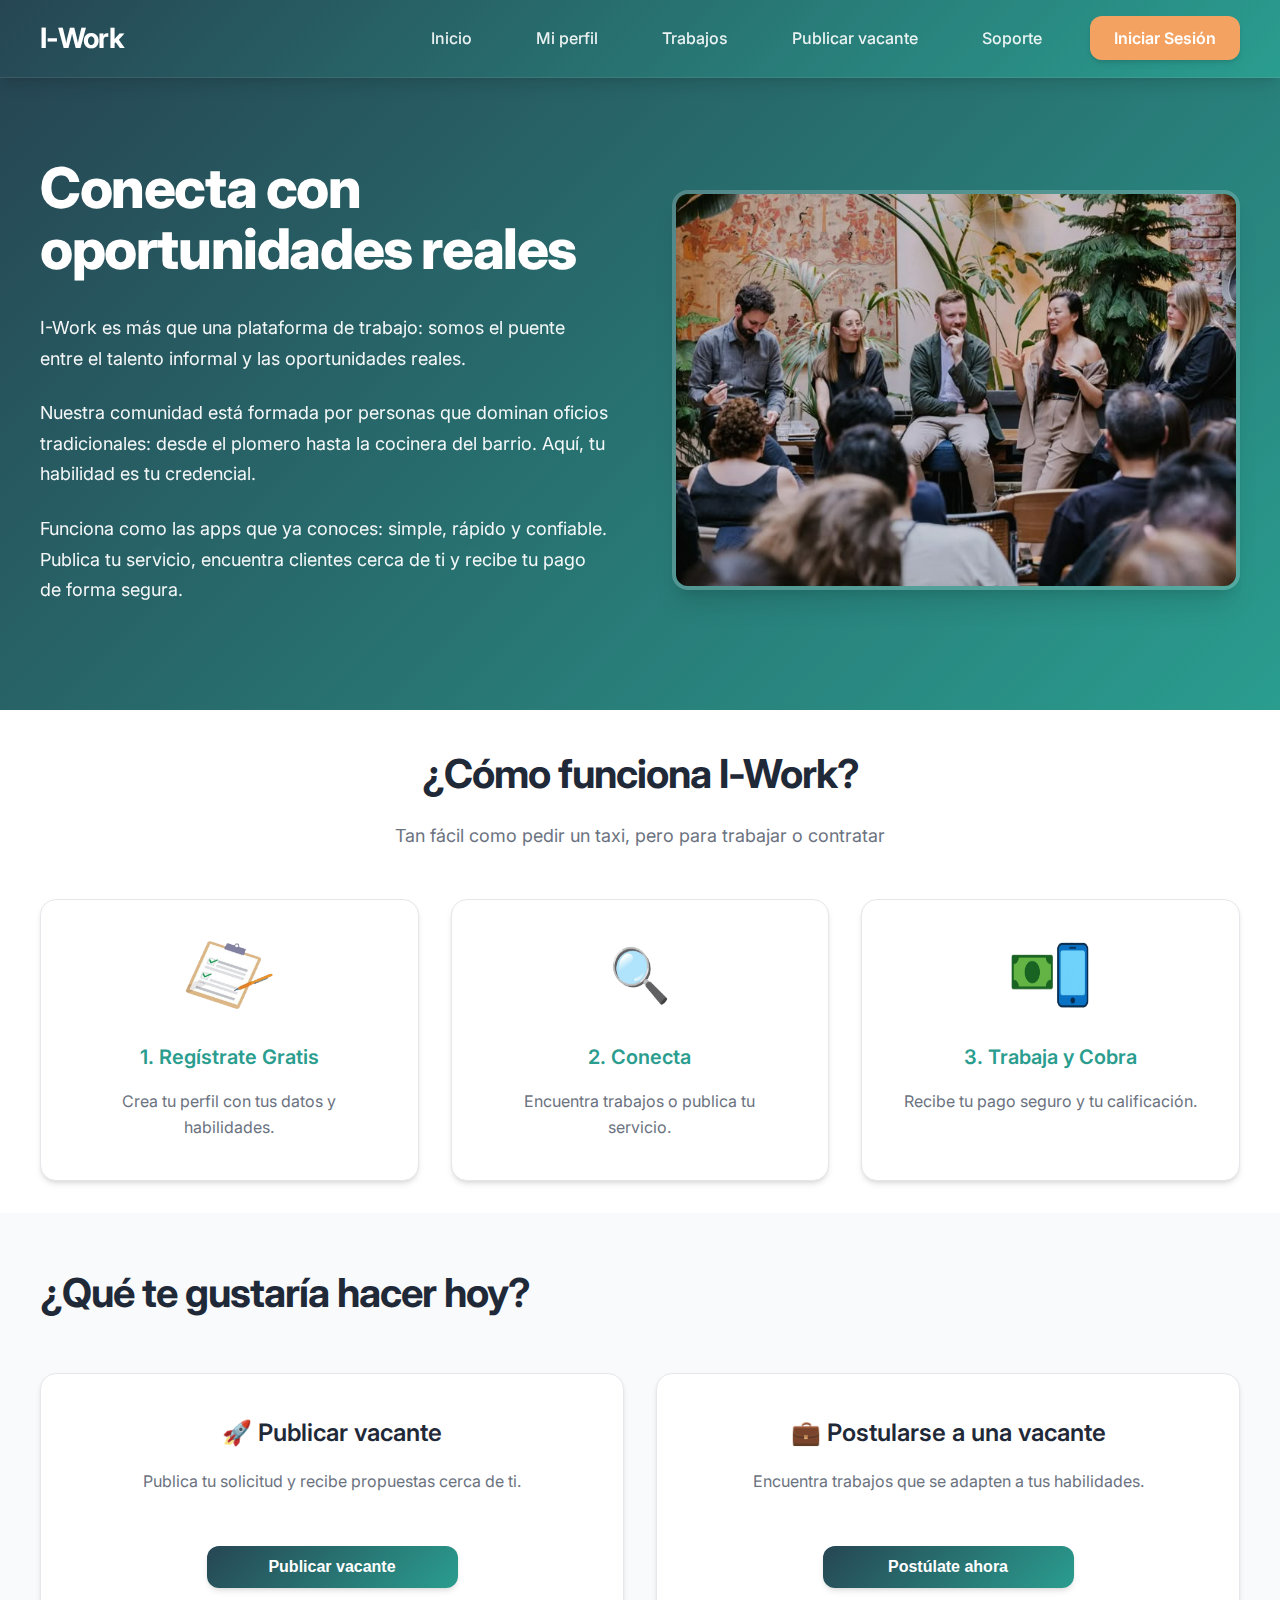
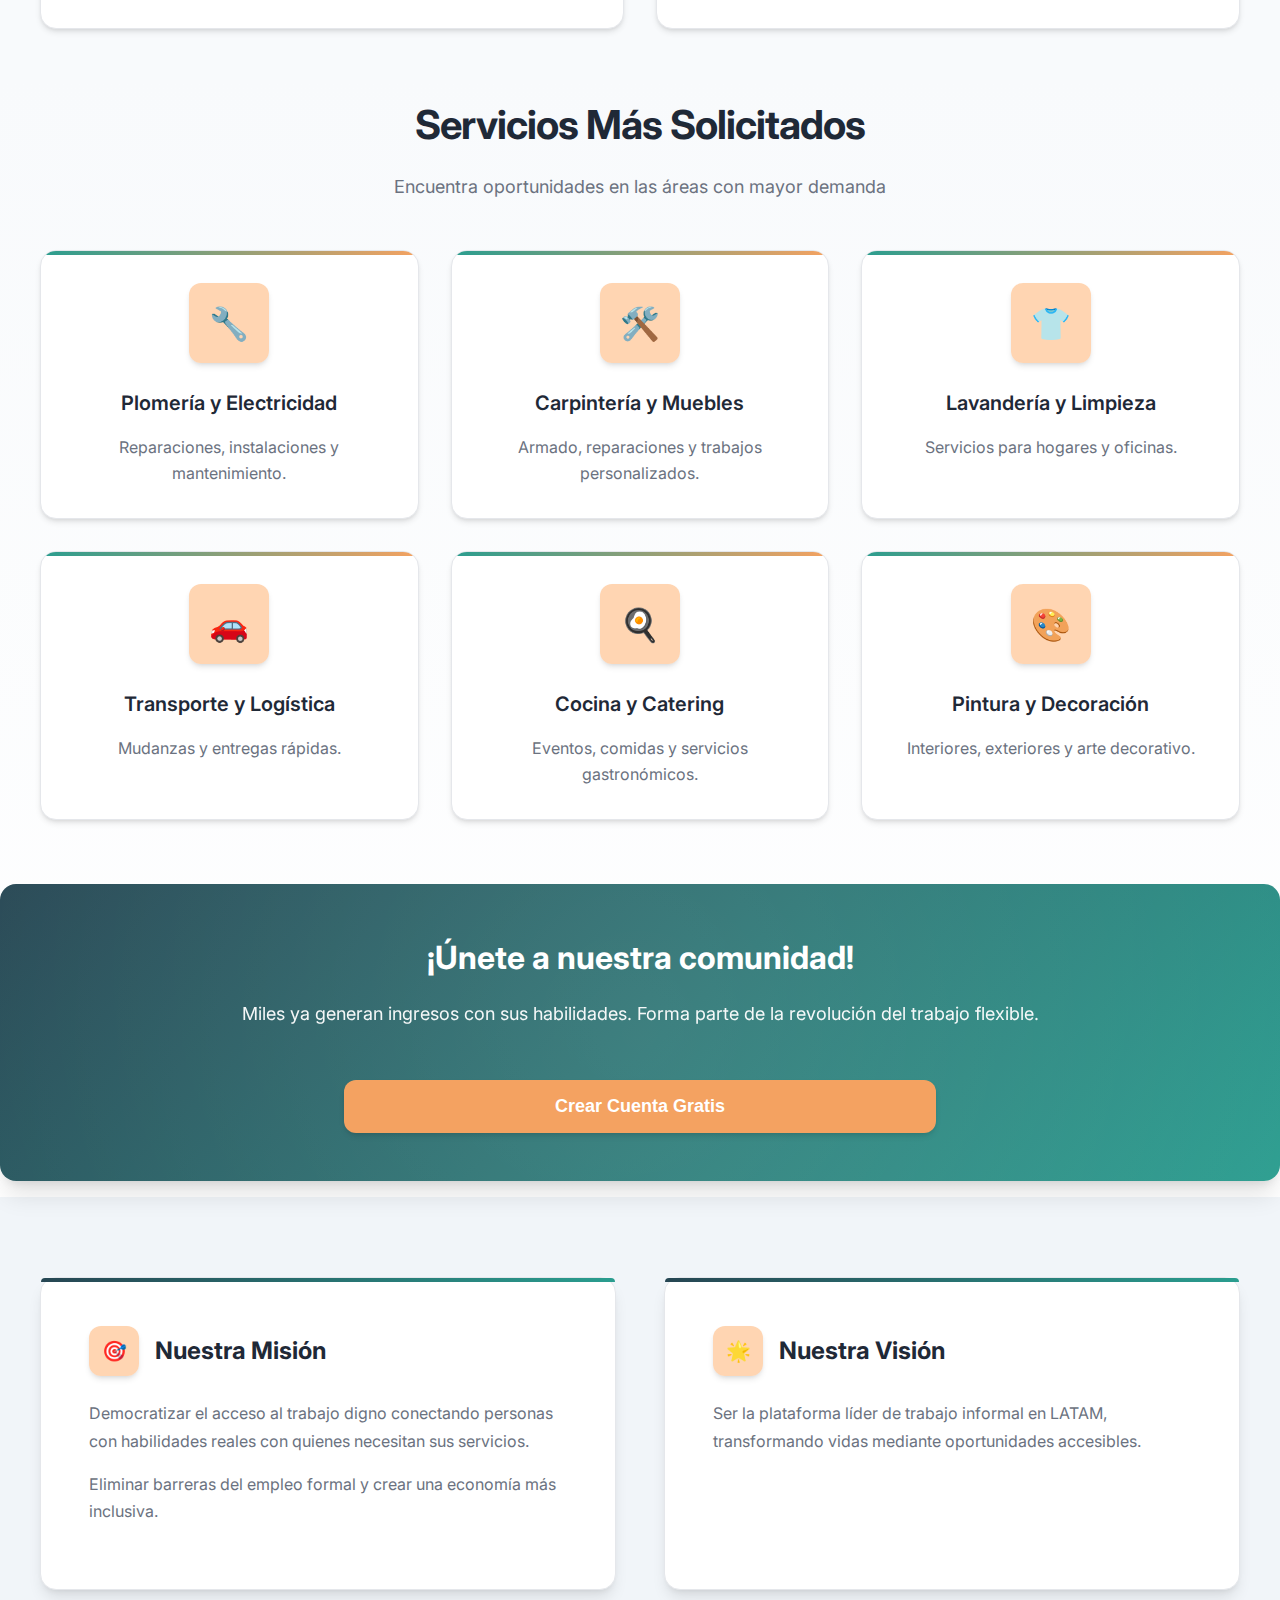
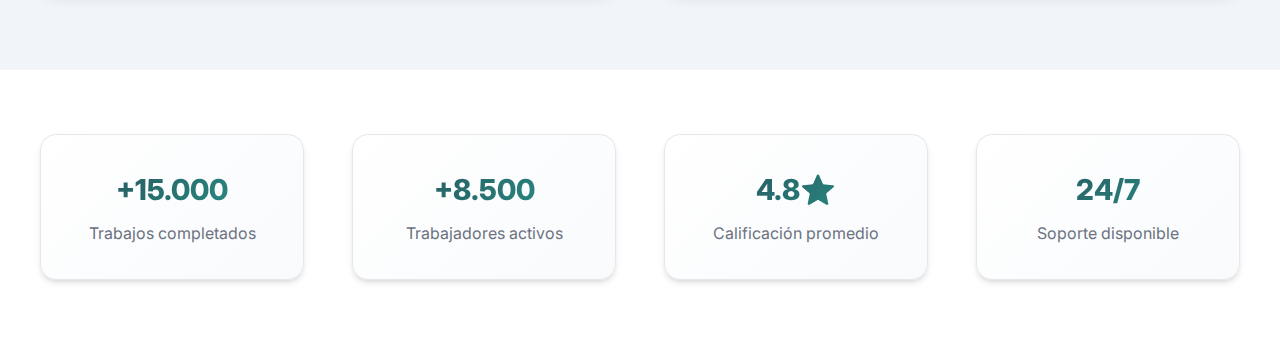
<file: index.html>
<!--index.html-->
<!DOCTYPE html>
<html lang="es">
<head>
  <meta charset="UTF-8" />
  <meta name="viewport" content="width=device-width, initial-scale=1.0"/>
  <title>Dashboard | I-Work - Conectando Talentos</title>
  <link rel="stylesheet" href="/css/estilos.css" />
</head>
<body>
  <header class="dashboard-header">
    <div class="container">
      <h1 class="logo">I-Work</h1>
      <nav>
        <ul class="nav-links" id="nav-links">
          <li><a href="index.html">Inicio</a></li>
          <li><a href="#">Mi perfil</a></li>
          <li><a href="#">Trabajos</a></li>
          <li><a href="html/crear-vacante.html"> Publicar vacante</a></li>
          <li><a href="#" id="btn-soporte">Soporte</a></li>
          <li class="login1"><a href="#" id="enlaceLogin">Iniciar Sesión</a></li>
        </ul>
      </nav>
    </div>
  </header>

  <section class="hero-section">
    <div class="container hero-grid">
      <div class="hero-content">
        <h2>Conecta con oportunidades reales</h2>
        <p>I-Work es más que una plataforma de trabajo: somos el puente entre el talento informal y las oportunidades reales.</p>
        <p>Nuestra comunidad está formada por personas que dominan oficios tradicionales: desde el plomero hasta la cocinera del barrio. Aquí, tu habilidad es tu credencial.</p>
        <p>Funciona como las apps que ya conoces: simple, rápido y confiable. Publica tu servicio, encuentra clientes cerca de ti y recibe tu pago de forma segura.</p>
      </div>
      <div class="description-image">
        <img src="/images/personas-reunidas.jpg" alt="Personas reunidas colaborando"/>
      </div>
    </div>
  </section>

  <main>
    <!-- Cómo funciona -->
    <section class="how-it-works">
      <div class="container text-center">
        <h3 class="section-title">¿Cómo funciona I-Work?</h3>
        <p class="section-subtitle">Tan fácil como pedir un taxi, pero para trabajar o contratar</p>
        <div class="steps">
          <div class="step">
            <img src="/images/register.png" alt="Registro" />
            <h4>1. Regístrate Gratis</h4>
            <p>Crea tu perfil con tus datos y habilidades.</p>
          </div>
          <div class="step">
            <img src="/images/search.png" alt="Buscar trabajos" />
            <h4>2. Conecta</h4>
            <p>Encuentra trabajos o publica tu servicio.</p>
          </div>
          <div class="step">
            <img src="/images/money.png" alt="Dinero" />
            <h4>3. Trabaja y Cobra</h4>
            <p>Recibe tu pago seguro y tu calificación.</p>
          </div>
        </div>
      </div>
    </section>

        <!-- Acciones -->
    <section class="options">
      <div class="container">
        <h3 class="section-title">¿Qué te gustaría hacer hoy?</h3>
        <div class="option-cards">
          <div class="option-card">
            <h4>🚀 Publicar vacante</h4>
            <p>Publica tu solicitud y recibe propuestas cerca de ti.</p>
            <button id="btn-publicar">Publicar vacante</button>
          </div>
          <div class="option-card">
            <h4>💼 Postularse a una vacante</h4>
            <p>Encuentra trabajos que se adapten a tus habilidades.</p>
            <button id="btn-postular">Postúlate ahora</button>
          </div>
        </div>
      </div>
    </section>

    <!-- Servicios más solicitados -->
    <section class="services-section">
      <div class="container text-center">
        <h3 class="section-title">Servicios Más Solicitados</h3>
        <p class="section-subtitle">Encuentra oportunidades en las áreas con mayor demanda</p>

        <div class="services-grid">
          <div class="service-card"><div class="service-icon">🔧</div><h4>Plomería y Electricidad</h4><p>Reparaciones, instalaciones y mantenimiento.</p></div>
          <div class="service-card"><div class="service-icon">🛠️</div><h4>Carpintería y Muebles</h4><p>Armado, reparaciones y trabajos personalizados.</p></div>
          <div class="service-card"><div class="service-icon">👕</div><h4>Lavandería y Limpieza</h4><p>Servicios para hogares y oficinas.</p></div>
          <div class="service-card"><div class="service-icon">🚗</div><h4>Transporte y Logística</h4><p>Mudanzas y entregas rápidas.</p></div>
          <div class="service-card"><div class="service-icon">🍳</div><h4>Cocina y Catering</h4><p>Eventos, comidas y servicios gastronómicos.</p></div>
          <div class="service-card"><div class="service-icon">🎨</div><h4>Pintura y Decoración</h4><p>Interiores, exteriores y arte decorativo.</p></div>
        </div>
      </div>

      <div class="cta-box text-center">
        <h3>¡Únete a nuestra comunidad!</h3>
        <p>Miles ya generan ingresos con sus habilidades. Forma parte de la revolución del trabajo flexible.</p>
        <button class="btn-primary" id="crearCuentaBtn">Crear Cuenta Gratis</button>
      </div>
    </section>

    <!-- Misión y Visión -->
    <section class="mission-vision">
      <div class="container mv-container">
        <div class="mv-card">
          <h3><span class="mv-icon">🎯</span>Nuestra Misión</h3>
          <p>Democratizar el acceso al trabajo digno conectando personas con habilidades reales con quienes necesitan sus servicios.</p>
          <p>Eliminar barreras del empleo formal y crear una economía más inclusiva.</p>
        </div>
        <div class="mv-card">
          <h3><span class="mv-icon">🌟</span>Nuestra Visión</h3>
          <p>Ser la plataforma líder de trabajo informal en LATAM, transformando vidas mediante oportunidades accesibles.</p>
        </div>
      </div>
    </section>

    <!-- Estadísticas -->
    <section class="stats">
      <div class="container stats-grid">
        <div class="stat-card"><h4>+15.000</h4><p>Trabajos completados</p></div>
        <div class="stat-card"><h4>+8.500</h4><p>Trabajadores activos</p></div>
        <div class="stat-card"><h4>4.8⭐</h4><p>Calificación promedio</p></div>
        <div class="stat-card"><h4>24/7</h4><p>Soporte disponible</p></div>
      </div>
    </section>
  </main>

  <!-- Vacantes dinámicas -->
  <section id="vacantes-container" class="options" style="display: none;">
    <div class="container">
      <h3>Vacantes Disponibles</h3>
      <div id="lista-vacantes"></div>
    </div>
  </section>
  <script type="module" src="/js/dashboard.js"></script>
  <script type="module" src="./js/main.js"></script>
</body>
</html>
</file>
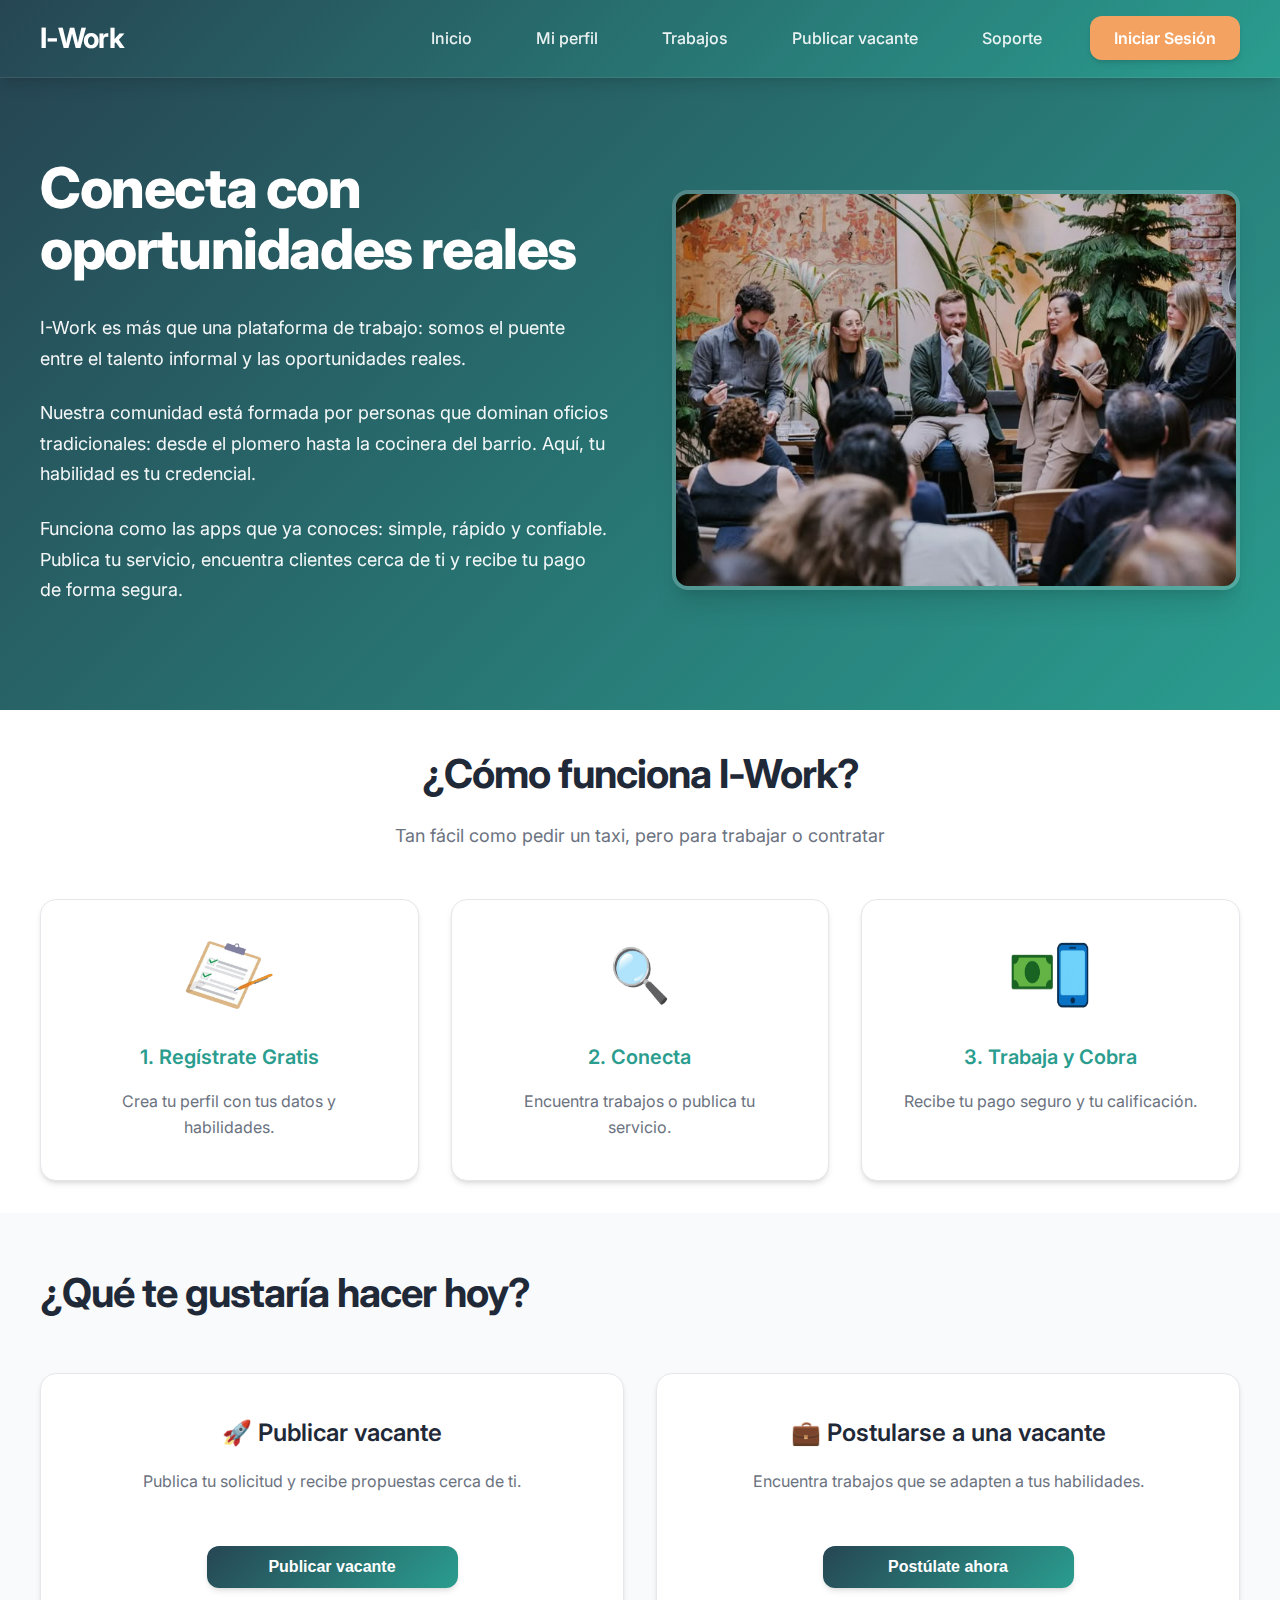
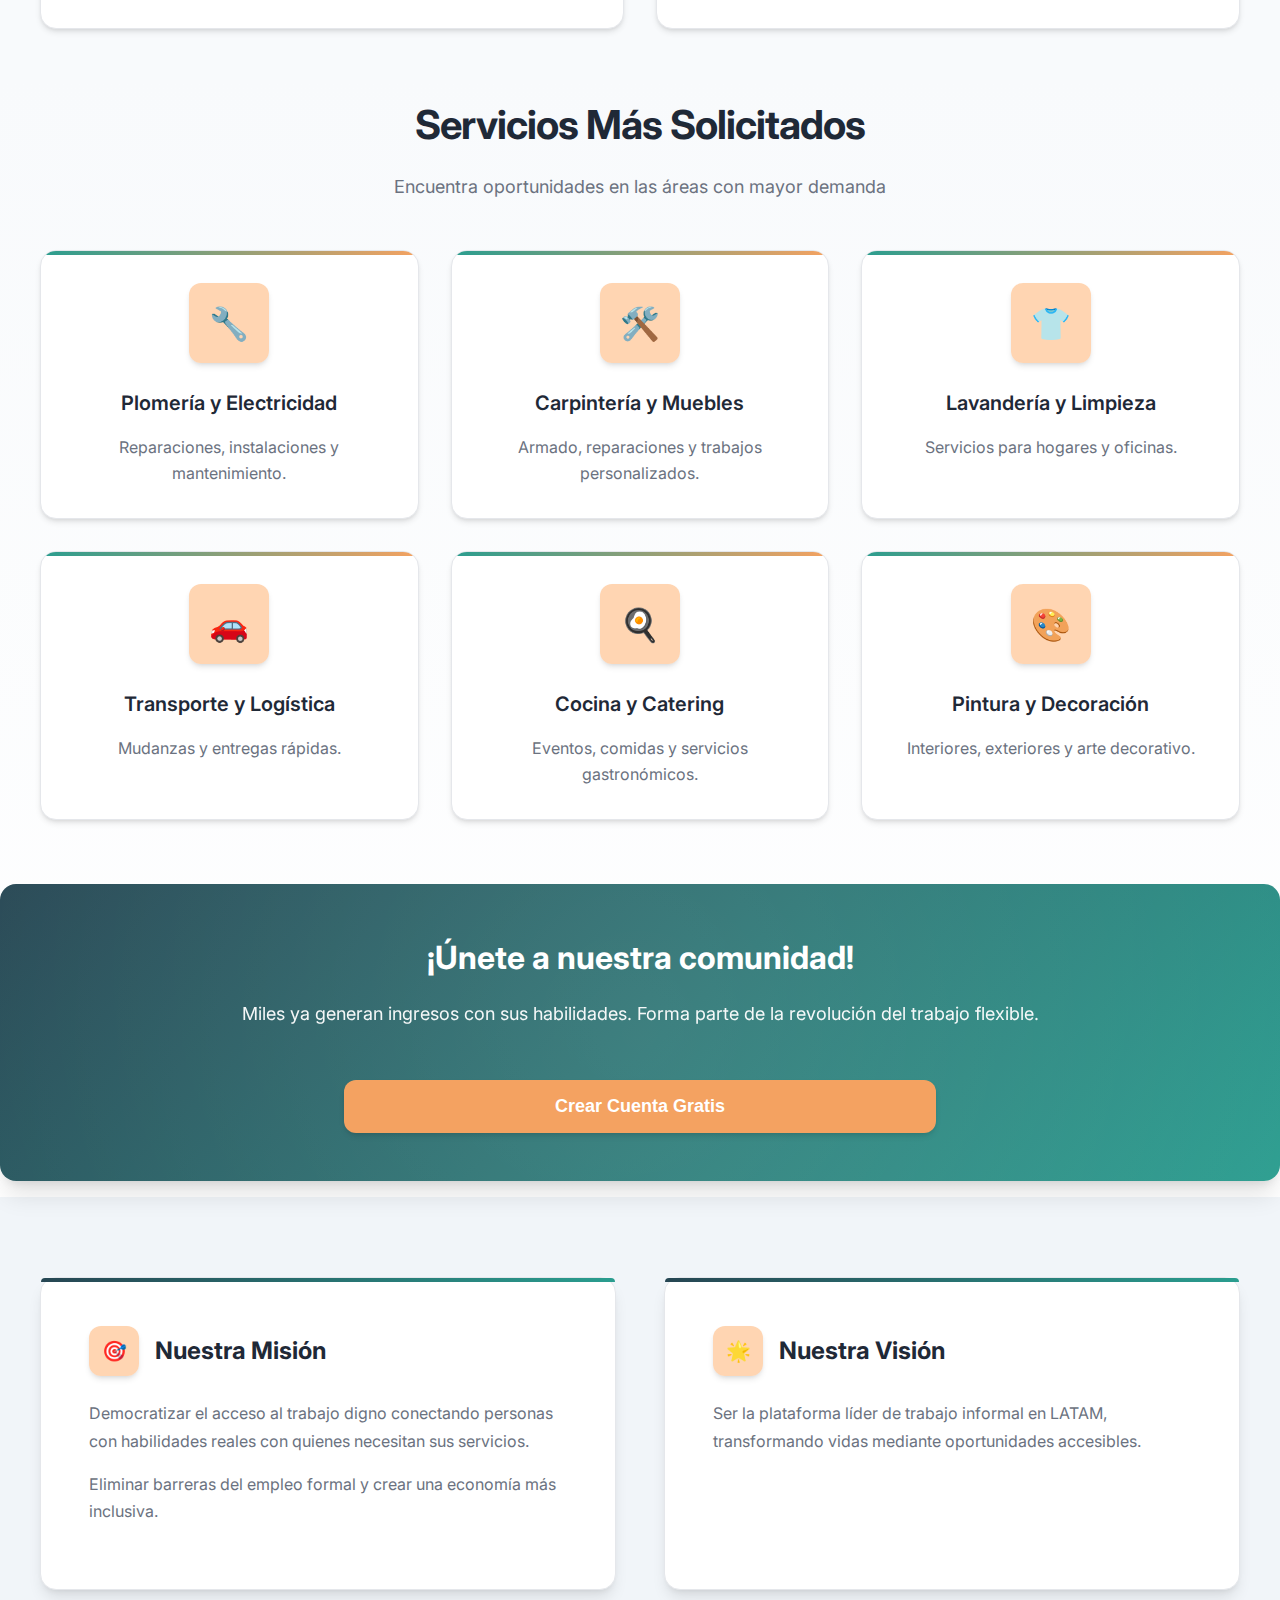
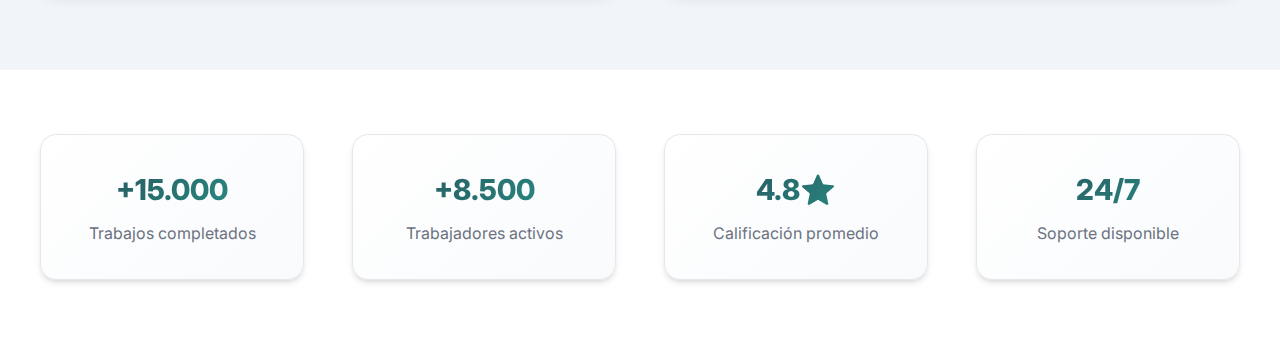
<file: html/postular.html>
<!-- postular.html -->
<!DOCTYPE html>
<html lang="es">
<head>
  <meta charset="UTF-8">
  <meta name="viewport" content="width=device-width, initial-scale=1.0">
  <title>Postularme a Vacante | I-Work</title>
  <link rel="stylesheet" href="../css/estilos.css">
</head>
<body class="body1">
  <div class="main-container">
    <a href="/" class="volver-btn">← Volver</a>
    <div class="register-info">
      <h2>Postúlate a esta vacante</h2>
      <p>Completa tus datos para postularte. La persona que publicó la vacante revisará tu información y se pondrá en contacto contigo.</p>
      
      <!-- Información de la vacante -->
      <div id="vacante-info" class="vacante-preview">
        <h3>Información de la vacante</h3>
        <div id="vacante-detalles">
          <!-- Se llenará dinámicamente -->
        </div>
      </div>
    </div>
    
    <div class="register-form-section">
      <h2>Tus datos de contacto</h2>
      <form id="postulacion-form" class="form-layout">
        <!-- Fila 1: Nombre completo -->
        <div class="form-row">
          <div class="form-group full">
            <label for="postular-nombre">Nombre completo</label>
            <input type="text" id="postular-nombre" name="nombre" placeholder="Tu nombre y apellidos" autocomplete="name" required>
          </div>
        </div>
        
        <!-- Fila 2: Email + Teléfono -->
        <div class="form-row">
          <div class="form-group">
            <label for="postular-email">Correo electrónico</label>
            <input type="email" id="postular-email" name="email" placeholder="tucorreo@ejemplo.com" autocomplete="email" required>
          </div>
          <div class="form-group">
            <label for="postular-telefono">Teléfono</label>
            <input type="tel" id="postular-telefono" name="telefono" placeholder="Ej. 300 123 4567" autocomplete="tel" required>
          </div>
        </div>
        
        <!-- Fila 3: Ubicación -->
        <div class="form-row">
          <div class="form-group full">
            <label for="postular-ubicacion">Ubicación actual</label>
            <input list="ciudades" id="postular-ubicacion" name="ubicacion" placeholder="Ej. Medellín, Antioquia" autocomplete="address-level2" required>
            <datalist id="ciudades">
              <option value="Bogotá, Cundinamarca">
              <option value="Medellín, Antioquia">
              <option value="Cali, Valle del Cauca">
              <option value="Barranquilla, Atlántico">
              <option value="Cartagena, Bolívar">
              <option value="Bucaramanga, Santander">
              <option value="Pereira, Risaralda">
              <option value="Santa Marta, Magdalena">
            </datalist>
          </div>
        </div>
        
        <!-- Fila 4: Mensaje de presentación -->
        <div class="form-row">
          <div class="form-group full">
            <label for="postular-mensaje">Mensaje de presentación</label>
            <textarea id="postular-mensaje" name="mensaje" rows="4" placeholder="Cuéntale al empleador por qué eres la persona ideal para este trabajo..." required></textarea>
          </div>
        </div>
        
        <!-- Fila 5: Disponibilidad -->
        <div class="form-row">
          <div class="form-group full">
            <label for="postular-disponibilidad">Disponibilidad</label>
            <select id="postular-disponibilidad" name="disponibilidad" required>
              <option value="">Selecciona tu disponibilidad</option>
              <option value="inmediata">Disponibilidad inmediata</option>
              <option value="esta-semana">Esta semana</option>
              <option value="proxima-semana">Próxima semana</option>
              <option value="este-mes">Este mes</option>
              <option value="a-convenir">A convenir</option>
            </select>
          </div>
        </div>
        
        <div class="form-row">
          <button type="submit" class="button-register">Enviar Postulación</button>
        </div>
      </form>
    </div>
  </div>

  <script type="module" src="../js/postular.js"></script>
</body>

</html>
</file>
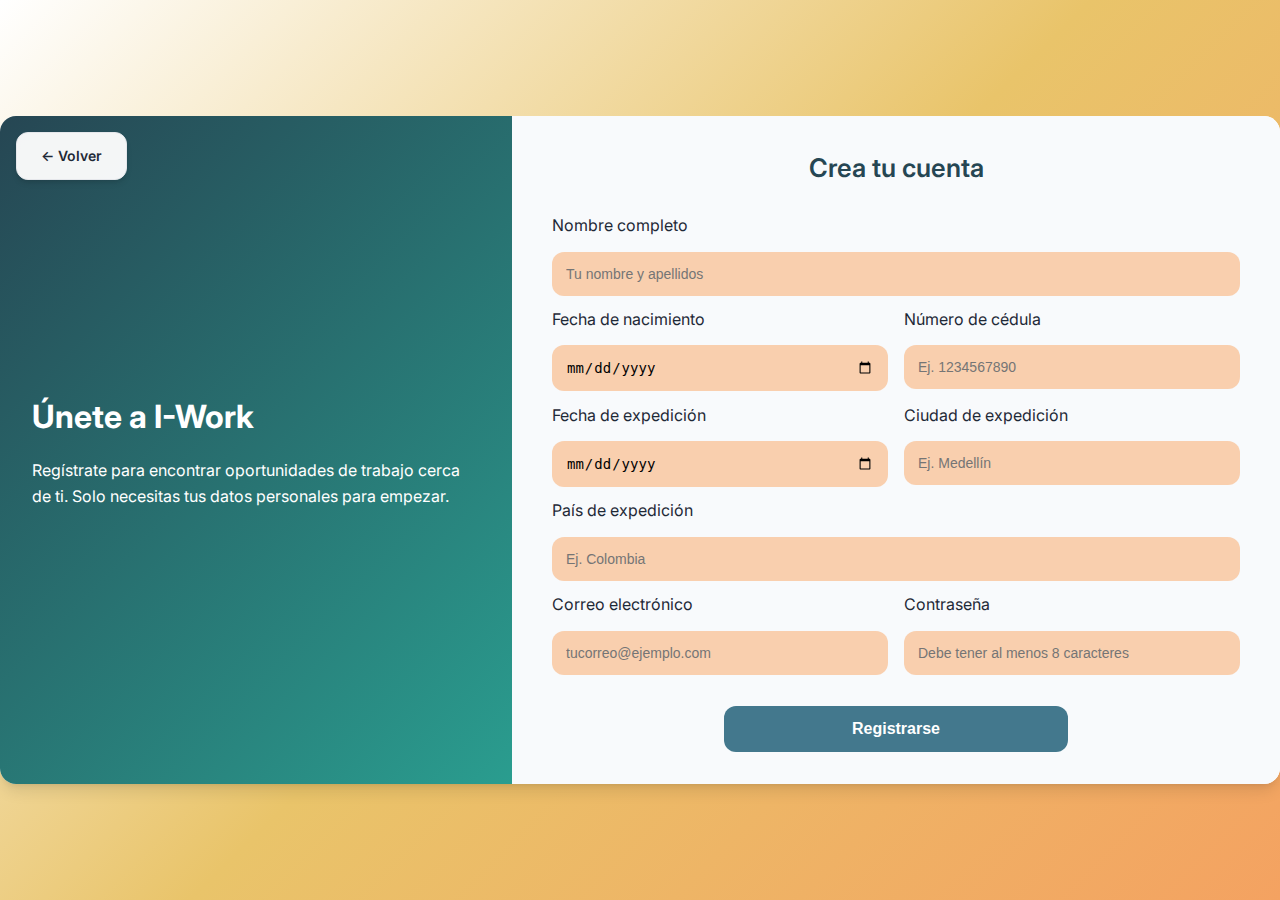
<file: html/registro.html>
<!DOCTYPE html>
<html lang="es">
<head>
  <meta charset="UTF-8">
  <meta name="viewport" content="width=device-width, initial-scale=1.0">
  <title>Registro</title>
  <link rel="stylesheet" href="../css/estilos.css">
</head>
<body class="body1">

  <div class="main-container">
    <a href="login.html" class="volver-btn">← Volver</a>
    <div class="register-info">
      <h2>Únete a I-Work</h2>
      <p>Regístrate para encontrar oportunidades de trabajo cerca de ti. Solo necesitas tus datos personales para empezar.</p>
    </div>

    <div class="register-form-section">
      <h2>Crea tu cuenta</h2>
      <form id="register-form" class="form-layout">
        <!-- Fila 1: Nombre completo -->
        <div class="form-row">
          <div class="form-group full">
            <label for="register-nombre">Nombre completo</label>
            <input type="text" id="register-nombre" name="nombre" placeholder="Tu nombre y apellidos" autocomplete="name" required>
          </div>
        </div>

        <!-- Fila 2: Fecha nacimiento + Cédula -->
        <div class="form-row">
          <div class="form-group">
            <label for="register-fecha-nacimiento">Fecha de nacimiento</label>
            <input type="date" id="register-fecha-nacimiento" name="fecha_nacimiento" autocomplete="bday" required>
          </div>
          <div class="form-group">
            <label for="register-cedula">Número de cédula</label>
            <input type="text" id="register-cedula" name="cedula" placeholder="Ej. 1234567890" inputmode="numeric" autocomplete="off" required>
          </div>
        </div>

        <!-- Fila 3: Fecha y Ciudad de expedición -->
        <div class="form-row">
          <div class="form-group">
            <label for="register-fecha-expedicion">Fecha de expedición</label>
            <input type="date" id="register-fecha-expedicion" name="fecha_expedicion" required>
          </div>
          <div class="form-group">
            <label for="register-ciudad-expedicion">Ciudad de expedición</label>
            <input list="ciudades" id="register-ciudad-expedicion" name="ciudad_expedicion" placeholder="Ej. Medellín" autocomplete="address-level2" required>
            <datalist id="ciudades">
              <option value="Bogotá">
              <option value="Medellín">
              <option value="Cali">
              <option value="Barranquilla">
              <option value="Cartagena">
            </datalist>
          </div>
        </div>

        <!-- Fila 4: País de expedición -->
        <div class="form-row">
          <div class="form-group full">
            <label for="register-pais-expedicion">País de expedición</label>
            <input list="paises" id="register-pais-expedicion" name="pais_expedicion" placeholder="Ej. Colombia" autocomplete="country-name" required>
            <datalist id="paises">
              <option value="Colombia">
              <option value="Venezuela">
              <option value="Ecuador">
              <option value="Perú">
              <option value="México">
            </datalist>
          </div>
        </div>

        <!-- Fila 5: Email + Password -->
        <div class="form-row">
          <div class="form-group">
            <label for="register-email">Correo electrónico</label>
            <input type="email" id="register-email" name="email" placeholder="tucorreo@ejemplo.com" autocomplete="email" required>
          </div>
          <div class="form-group">
            <label for="register-password">Contraseña</label>
            <input type="password" id="register-password" name="password" placeholder="Debe tener al menos 8 caracteres" autocomplete="new-password" required>
          </div>
        </div>

        <div class="form-row">
          <button type="submit" class="button-register">Registrarse</button>
        </div>
      </form>
    </div>
  </div>

  <script type="module" src="../js/main.js"></script>
</body>
</html>
</file>
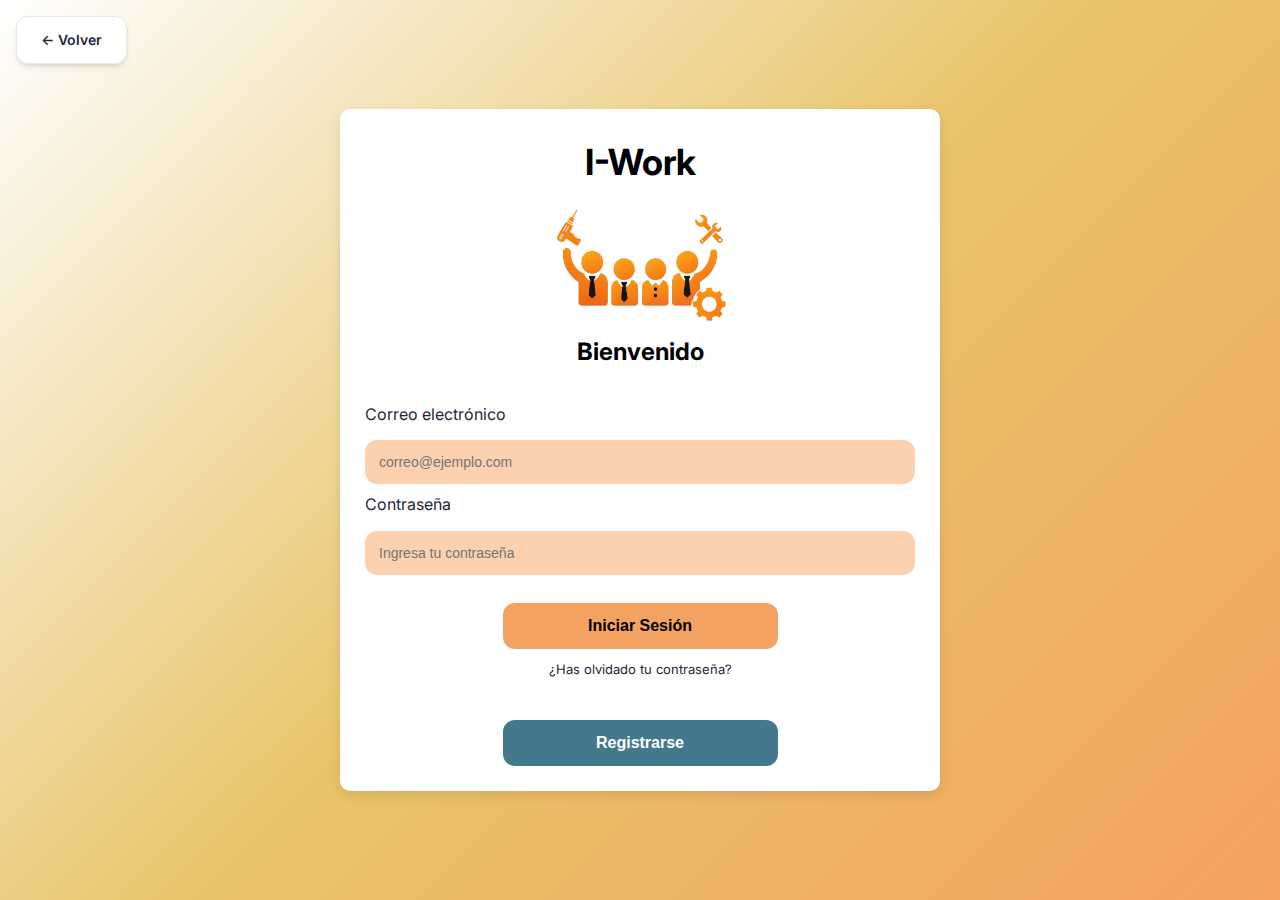
<file: PROYECTO_SERVIRED-20251201T195215Z-1-001/PROYECTO_SERVIRED/html/login.html>
<!DOCTYPE html>
<html lang="es">
<head>
    <meta charset="UTF-8">
    <meta name="viewport" content="width=device-width, initial-scale=1.0">
    <title>Inicio de Sesión</title>
    <link rel="stylesheet" href="/css/estilos.css">
</head>
<body class="body1">
    <a href="/" class="volver-btn">← Volver</a>
    <div class="login-container">
        <div class="form-container">
            <h1 class="form-title">I-Work</h1>
            <img src="/images/logo.png" alt="Logo ServiRed" class="form-logo">
            <h2 class="form-subtitle">Bienvenido</h2>
            
            <form id="login-form" action="#" method="POST">
                <div>
                    <label for="login-email">Correo electrónico</label>
                    <input type="text" id="login-email" name="email" placeholder="correo@ejemplo.com" required>
                </div>
                <div>
                    <label for="login-password">Contraseña</label>
                    <input type="password" id="login-password" name="password" placeholder="Ingresa tu contraseña" required>
                </div>        
                <button type="submit">Iniciar Sesión</button>
            </form>

            <p class="login__forgot">¿Has olvidado tu contraseña?</p>
            <button type="button" id="go-to-register" class="button-register">Registrarse</button>
        </div>
    </div>
    <script type="module" src="/js/main.js"></script>
</body>
</html>
</file>
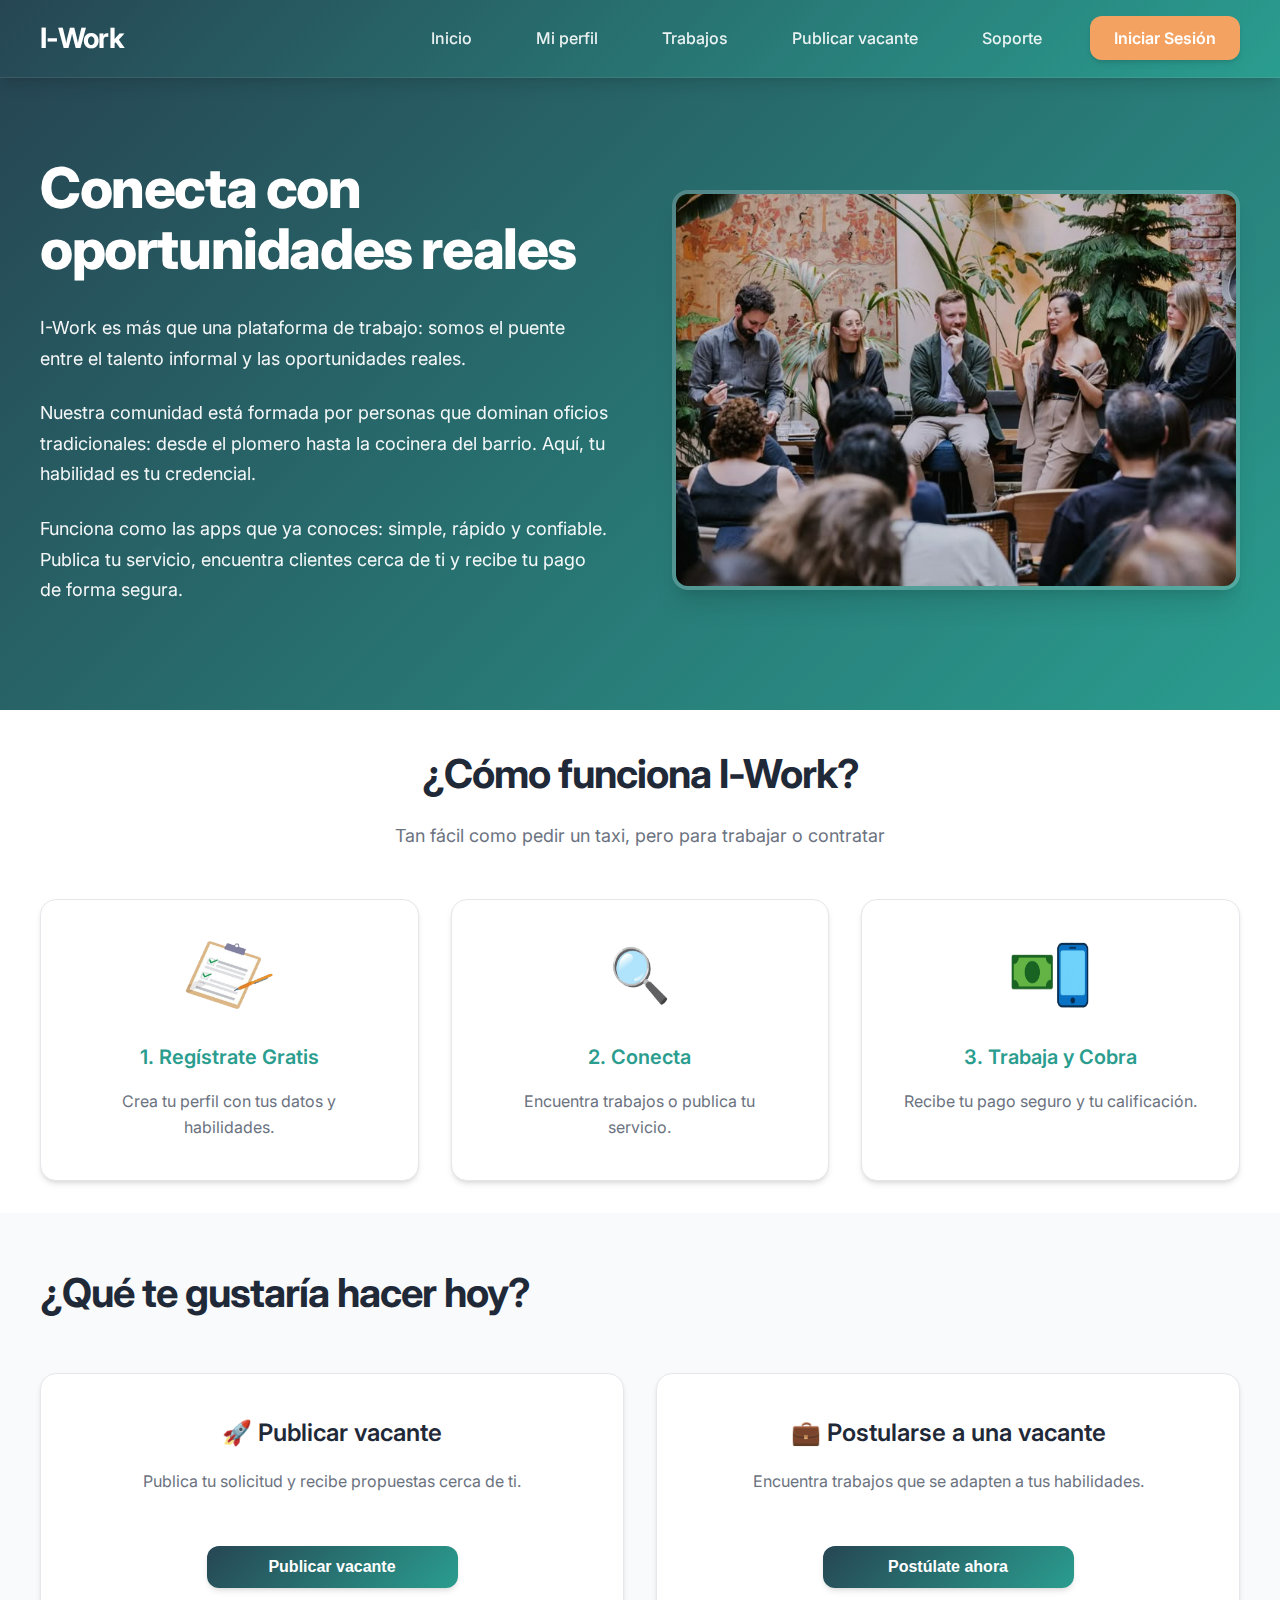
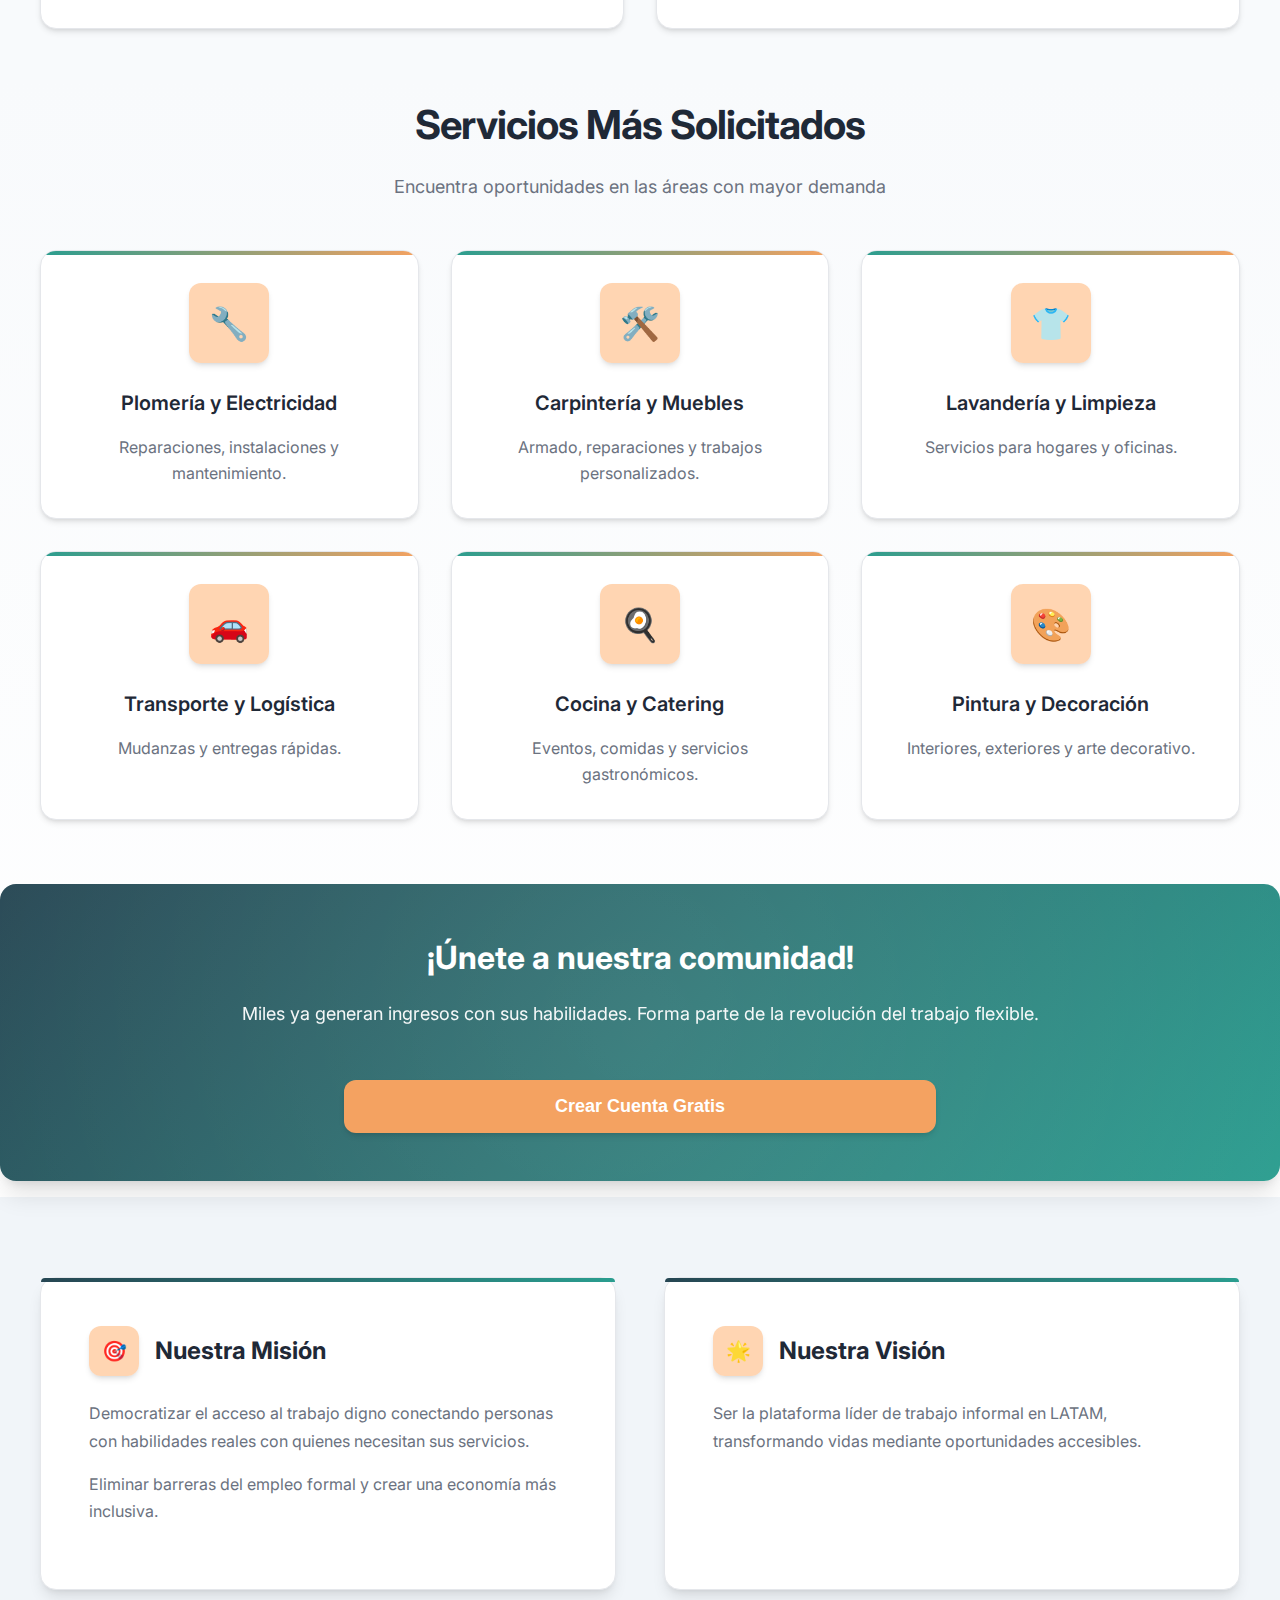
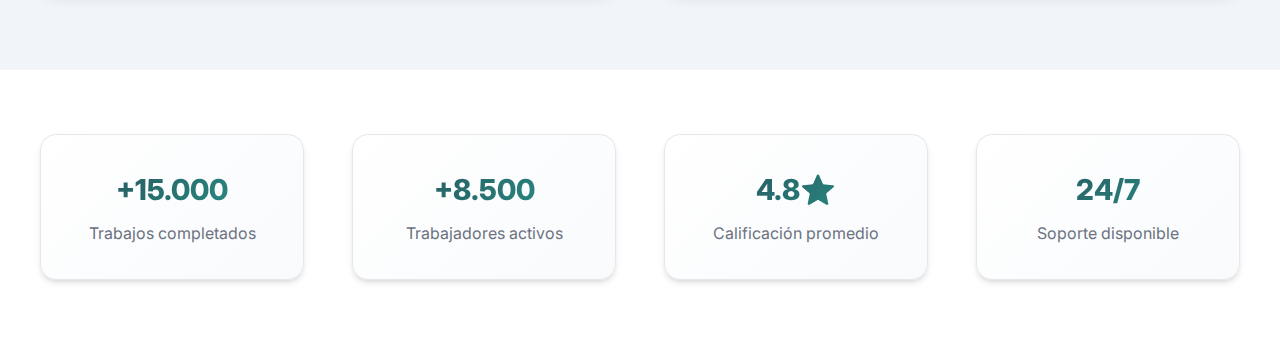
<file: PROYECTO_SERVIRED-20251201T195215Z-1-001/PROYECTO_SERVIRED/html/postular.html>
<!-- postular.html -->
<!DOCTYPE html>
<html lang="es">
<head>
  <meta charset="UTF-8">
  <meta name="viewport" content="width=device-width, initial-scale=1.0">
  <title>Postularme a Vacante | I-Work</title>
  <link rel="stylesheet" href="/css/estilos.css">
</head>
<body class="body1">
  <div class="main-container">
    <a href="/" class="volver-btn">← Volver</a>
    <div class="register-info">
      <h2>Postúlate a esta vacante</h2>
      <p>Completa tus datos para postularte. La persona que publicó la vacante revisará tu información y se pondrá en contacto contigo.</p>
      
      <!-- Información de la vacante -->
      <div id="vacante-info" class="vacante-preview">
        <h3>Información de la vacante</h3>
        <div id="vacante-detalles">
          <!-- Se llenará dinámicamente -->
        </div>
      </div>
    </div>
    
    <div class="register-form-section">
      <h2>Tus datos de contacto</h2>
      <form id="postulacion-form" class="form-layout">
        <!-- Fila 1: Nombre completo -->
        <div class="form-row">
          <div class="form-group full">
            <label for="postular-nombre">Nombre completo</label>
            <input type="text" id="postular-nombre" name="nombre" placeholder="Tu nombre y apellidos" autocomplete="name" required>
          </div>
        </div>
        
        <!-- Fila 2: Email + Teléfono -->
        <div class="form-row">
          <div class="form-group">
            <label for="postular-email">Correo electrónico</label>
            <input type="email" id="postular-email" name="email" placeholder="tucorreo@ejemplo.com" autocomplete="email" required>
          </div>
          <div class="form-group">
            <label for="postular-telefono">Teléfono</label>
            <input type="tel" id="postular-telefono" name="telefono" placeholder="Ej. 300 123 4567" autocomplete="tel" required>
          </div>
        </div>
        
        <!-- Fila 3: Ubicación -->
        <div class="form-row">
          <div class="form-group full">
            <label for="postular-ubicacion">Ubicación actual</label>
            <input list="ciudades" id="postular-ubicacion" name="ubicacion" placeholder="Ej. Medellín, Antioquia" autocomplete="address-level2" required>
            <datalist id="ciudades">
              <option value="Bogotá, Cundinamarca">
              <option value="Medellín, Antioquia">
              <option value="Cali, Valle del Cauca">
              <option value="Barranquilla, Atlántico">
              <option value="Cartagena, Bolívar">
              <option value="Bucaramanga, Santander">
              <option value="Pereira, Risaralda">
              <option value="Santa Marta, Magdalena">
            </datalist>
          </div>
        </div>
        
        <!-- Fila 4: Mensaje de presentación -->
        <div class="form-row">
          <div class="form-group full">
            <label for="postular-mensaje">Mensaje de presentación</label>
            <textarea id="postular-mensaje" name="mensaje" rows="4" placeholder="Cuéntale al empleador por qué eres la persona ideal para este trabajo..." required></textarea>
          </div>
        </div>
        
        <!-- Fila 5: Disponibilidad -->
        <div class="form-row">
          <div class="form-group full">
            <label for="postular-disponibilidad">Disponibilidad</label>
            <select id="postular-disponibilidad" name="disponibilidad" required>
              <option value="">Selecciona tu disponibilidad</option>
              <option value="inmediata">Disponibilidad inmediata</option>
              <option value="esta-semana">Esta semana</option>
              <option value="proxima-semana">Próxima semana</option>
              <option value="este-mes">Este mes</option>
              <option value="a-convenir">A convenir</option>
            </select>
          </div>
        </div>
        
        <div class="form-row">
          <button type="submit" class="button-register">Enviar Postulación</button>
        </div>
      </form>
    </div>
  </div>

  <script type="module" src="/js/postular.js"></script>
</body>
</html>
</file>
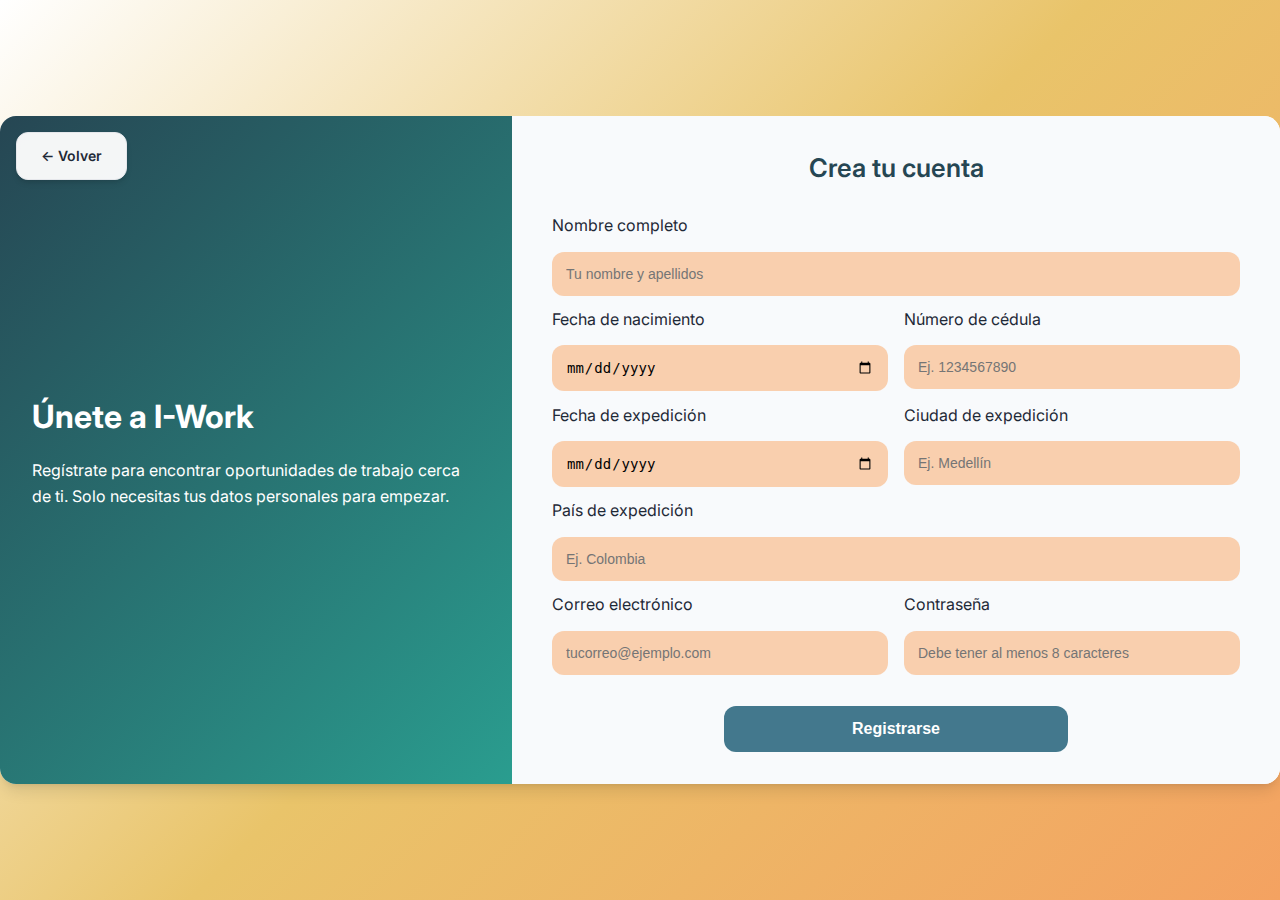
<file: PROYECTO_SERVIRED-20251201T195215Z-1-001/PROYECTO_SERVIRED/html/registro.html>
<!DOCTYPE html>
<html lang="es">
<head>
  <meta charset="UTF-8">
  <meta name="viewport" content="width=device-width, initial-scale=1.0">
  <title>Registro</title>
  <link rel="stylesheet" href="/css/estilos.css">
</head>
<body class="body1">

  <div class="main-container">
    <a href="login.html" class="volver-btn">← Volver</a>
    <div class="register-info">
      <h2>Únete a I-Work</h2>
      <p>Regístrate para encontrar oportunidades de trabajo cerca de ti. Solo necesitas tus datos personales para empezar.</p>
    </div>

    <div class="register-form-section">
      <h2>Crea tu cuenta</h2>
      <form id="register-form" class="form-layout">
        <!-- Fila 1: Nombre completo -->
        <div class="form-row">
          <div class="form-group full">
            <label for="register-nombre">Nombre completo</label>
            <input type="text" id="register-nombre" name="nombre" placeholder="Tu nombre y apellidos" autocomplete="name" required>
          </div>
        </div>

        <!-- Fila 2: Fecha nacimiento + Cédula -->
        <div class="form-row">
          <div class="form-group">
            <label for="register-fecha-nacimiento">Fecha de nacimiento</label>
            <input type="date" id="register-fecha-nacimiento" name="fecha_nacimiento" autocomplete="bday" required>
          </div>
          <div class="form-group">
            <label for="register-cedula">Número de cédula</label>
            <input type="text" id="register-cedula" name="cedula" placeholder="Ej. 1234567890" inputmode="numeric" autocomplete="off" required>
          </div>
        </div>

        <!-- Fila 3: Fecha y Ciudad de expedición -->
        <div class="form-row">
          <div class="form-group">
            <label for="register-fecha-expedicion">Fecha de expedición</label>
            <input type="date" id="register-fecha-expedicion" name="fecha_expedicion" required>
          </div>
          <div class="form-group">
            <label for="register-ciudad-expedicion">Ciudad de expedición</label>
            <input list="ciudades" id="register-ciudad-expedicion" name="ciudad_expedicion" placeholder="Ej. Medellín" autocomplete="address-level2" required>
            <datalist id="ciudades">
              <option value="Bogotá">
              <option value="Medellín">
              <option value="Cali">
              <option value="Barranquilla">
              <option value="Cartagena">
            </datalist>
          </div>
        </div>

        <!-- Fila 4: País de expedición -->
        <div class="form-row">
          <div class="form-group full">
            <label for="register-pais-expedicion">País de expedición</label>
            <input list="paises" id="register-pais-expedicion" name="pais_expedicion" placeholder="Ej. Colombia" autocomplete="country-name" required>
            <datalist id="paises">
              <option value="Colombia">
              <option value="Venezuela">
              <option value="Ecuador">
              <option value="Perú">
              <option value="México">
            </datalist>
          </div>
        </div>

        <!-- Fila 5: Email + Password -->
        <div class="form-row">
          <div class="form-group">
            <label for="register-email">Correo electrónico</label>
            <input type="email" id="register-email" name="email" placeholder="tucorreo@ejemplo.com" autocomplete="email" required>
          </div>
          <div class="form-group">
            <label for="register-password">Contraseña</label>
            <input type="password" id="register-password" name="password" placeholder="Debe tener al menos 8 caracteres" autocomplete="new-password" required>
          </div>
        </div>

        <div class="form-row">
          <button type="submit" class="button-register">Registrarse</button>
        </div>
      </form>
    </div>
  </div>

  <script type="module" src="/js/main.js"></script>
</body>
</html>
</file>
<file: css/estilos.css>
/* Importar fuentes modernas */
@import url('https://fonts.googleapis.com/css2?family=Inter:wght@300;400;500;600;700&display=swap');

/* Variables CSS para consistencia */
:root {
  --primary-color: #264653;
  --secondary-color: #2a9d8f;
  --accent-color: #f4a261;
  --success-color: #e76f51;
  --text-primary: #1f2937;
  --text-secondary: #6b7280;
  --text-light: #9ca3af;
  --bg-primary: #ffffff;
  --bg-secondary: #f8fafc;
  --bg-accent: #f1f5f9;
  --border-color: #e5e7eb;
  --shadow-sm: 0 1px 2px 0 rgb(0 0 0 / 0.05);
  --shadow-md: 0 4px 6px -1px rgb(0 0 0 / 0.1), 0 2px 4px -2px rgb(0 0 0 / 0.1);
  --shadow-lg: 0 10px 15px -3px rgb(0 0 0 / 0.1), 0 4px 6px -4px rgb(0 0 0 / 0.1);
  --shadow-xl: 0 20px 25px -5px rgb(0 0 0 / 0.1), 0 8px 10px -6px rgb(0 0 0 / 0.1);
  --border-radius: 12px;
  --border-radius-lg: 16px;
  --transition: all 0.3s cubic-bezier(0.4, 0, 0.2, 1);
}

html, body {
  height: 100%;
  margin: 0;
  padding: 0;
}

/* Reset y base */
* {
  margin: 0;
  padding: 0;
  box-sizing: border-box;
}

body {
  background-size: 400% 400%;
  animation: loginBg 15s ease infinite;
  font-family: 'Inter', -apple-system, BlinkMacSystemFont, 'Segoe UI', Roboto, sans-serif;
  line-height: 1.6;
  color: var(--text-primary);
  background-color: var(--bg-primary);
  font-size: 16px;
}

.body1{
  display: flex;
  justify-content: center;
  align-items: center;  
  background: linear-gradient(-45deg, #F4A261, #e9c46a, #ffffff); 
}

.container {
  max-width: 1200px;
  margin: 0 auto;
}

/* Utilidades de texto */
.text-center {
  text-align: center;
}

.section-title {
  font-size: 2.5rem;
  font-weight: 700;
  color: var(--text-primary);
  margin-bottom: 1rem;
  letter-spacing: -0.025em;
}

.section-subtitle {
  font-size: 1.125rem;
  color: var(--text-secondary);
  margin-bottom: 3rem;
  max-width: 600px;
  margin-left: auto;
  margin-right: auto;
}

/*===========================
=        HEADER            =
===========================*/
.dashboard-header {
  background: linear-gradient(135deg, var(--primary-color) 0%, var(--secondary-color) 100%);
  color: white;
  padding: 1rem 0;
  position: sticky;
  top: 0;
  z-index: 1000;
  backdrop-filter: blur(10px);
  border-bottom: 1px solid rgba(255, 255, 255, 0.1);
  box-shadow: var(--shadow-lg);
}

.dashboard-header .container {
  display: flex;
  justify-content: space-between;
  align-items: center;
}

.logo {
  font-size: 1.75rem;
  font-weight: 700;
  color: white;
  letter-spacing: -0.025em;
}

.nav-links {
  list-style: none;
  display: flex;
  gap: 2rem;
  align-items: center;
}

.nav-links a {
  color: rgba(255, 255, 255, 0.9);
  text-decoration: none;
  font-weight: 500;
  padding: 0.5rem 1rem;
  border-radius: 8px;
  transition: var(--transition);
  position: relative;
}

.nav-links a:hover {
  color: white;
  background-color: rgba(255, 255, 255, 0.1);
  transform: translateY(-1px);
}

.login1 a {
  background-color: var(--accent-color);
  color: white !important;
  padding: 0.75rem 1.5rem;
  border-radius: var(--border-radius);
  font-weight: 600;
  box-shadow: var(--shadow-md);
}

.login1 a:hover {
  background: var(--secondary-color);
  transform: translateY(-2px);
  box-shadow: var(--shadow-lg);
}

/*===========================
=        HERO SECTION      =
===========================*/
.hero-section {
  background: linear-gradient(135deg, var(--primary-color) 0%, var(--secondary-color) 100%);
  color: white;
  padding: 5rem 0;
  position: relative;
  overflow: hidden;
}

.hero-section::before {
  content: '';
  position: absolute;
  top: 0;
  left: 0;
  right: 0;
  bottom: 0;
  background: url('data:image/svg+xml,<svg xmlns="http://www.w3.org/2000/svg" viewBox="0 0 100 100"><defs><pattern id="grain" patternUnits="userSpaceOnUse" width="100" height="100"><circle cx="25" cy="25" r="1" fill="white" opacity="0.1"/><circle cx="75" cy="75" r="1" fill="white" opacity="0.1"/><circle cx="25" cy="75" r="1" fill="white" opacity="0.1"/><circle cx="75" cy="25" r="1" fill="white" opacity="0.1"/></pattern></defs><rect width="100" height="100" fill="url(%23grain)"/></svg>') repeat;
  opacity: 0.1;
}

.hero-grid {
  display: grid;
  grid-template-columns: 1fr 1fr;
  gap: 4rem;
  align-items: center;
  position: relative;
  z-index: 1;
}

.hero-content h2 {
  font-size: 3.5rem;
  font-weight: 800;
  margin-bottom: 2rem;
  line-height: 1.1;
  letter-spacing: -0.025em;
}

.hero-content p {
  font-size: 1.125rem;
  margin-bottom: 1.5rem;
  opacity: 0.95;
  line-height: 1.7;
}

.description-image img {
  width: 100%;
  height: 400px;
  object-fit: cover;
  border-radius: var(--border-radius-lg);
  box-shadow: var(--shadow-xl);
  border: 4px solid rgba(255, 255, 255, 0.2);
}

/*===========================
=     FEATURED SERVICES     =
===========================*/
.services-section {
  padding: 1rem 0;
  background: linear-gradient(180deg, var(--bg-secondary) 0%, var(--bg-primary) 100%);
}

.services-grid {
  display: grid;
  grid-template-columns: repeat(auto-fit, minmax(320px, 1fr));
  gap: 2rem;
  margin-top: 3rem;
  margin-bottom: 4rem;
}

.service-card {
  background: var(--bg-primary);
  padding: 2rem;
  border-radius: var(--border-radius-lg);
  text-align: center;
  box-shadow: var(--shadow-md);
  transition: var(--transition);
  border: 1px solid var(--border-color);
  position: relative;
  overflow: hidden;
}

.service-card::before {
  content: '';
  position: absolute;
  top: 0;
  left: 0;
  right: 0;
  height: 4px;
  background: linear-gradient(90deg, var(--secondary-color), var(--accent-color));
}

.service-card:hover {
  transform: translateY(-8px);
  box-shadow: var(--shadow-xl);
  border-color: var(--secondary-color);
}

.service-icon {
  width: 80px;
  height: 80px;
  background-color: #ffaa647f;
  border-radius: var(--border-radius);
  display: flex;
  align-items: center;
  justify-content: center;
  margin: 0 auto 1.5rem;
  font-size: 2rem;
  box-shadow: var(--shadow-md);
  transition: var(--transition);
}

.service-card:hover .service-icon {
  transform: scale(1.1);
  box-shadow: var(--shadow-lg);
}

.service-card h4 {
  color: var(--text-primary);
  font-size: 1.25rem;
  font-weight: 600;
  margin-bottom: 1rem;
}

.service-card p {
  color: var(--text-secondary);
  line-height: 1.6;
}

/*===========================
=      MISSION & VISION     =
===========================*/
.mission-vision {
  padding: 5rem 0;
  background: var(--bg-accent);
}

.mv-container {
  display: grid;
  grid-template-columns: 1fr 1fr;
  gap: 3rem;
}

.mv-card {
  background: var(--bg-primary);
  padding: 3rem;
  border-radius: var(--border-radius-lg);
  box-shadow: var(--shadow-lg);
  position: relative;
  border: 1px solid var(--border-color);
  transition: var(--transition);
}

.mv-card:hover {
  transform: translateY(-4px);
  box-shadow: var(--shadow-xl);
}

.mv-card::before {
  content: '';
  position: absolute;
  top: 0;
  left: 0;
  right: 0;
  height: 4px;
  background: linear-gradient(90deg, var(--primary-color), var(--secondary-color));
  border-radius: var(--border-radius-lg) var(--border-radius-lg) 0 0;
}

.mv-card h3 {
  color: var(--text-primary);
  font-size: 1.5rem;
  font-weight: 700;
  margin-bottom: 1.5rem;
  display: flex;
  align-items: center;
  gap: 1rem;
}

.mv-icon {
  width: 50px;
  height: 50px;
  background-color: #ffaa647f;
  border-radius: 12px;
  display: flex;
  align-items: center;
  justify-content: center;
  color: white;
  font-size: 1.25rem;
  box-shadow: var(--shadow-md);
}

.mv-card p {
  color: var(--text-secondary);
  line-height: 1.7;
  margin-bottom: 1rem;
}

.cta-box {
  background: linear-gradient(135deg, var(--primary-color), var(--secondary-color));
  color: white;
  padding: 3rem;
  border-radius: var(--border-radius-lg);
  box-shadow: var(--shadow-xl);
  position: relative;
  overflow: hidden;
}

.cta-box::before {
  content: '';
  position: absolute;
  top: -50%;
  right: -50%;
  width: 200%;
  height: 200%;
  background: radial-gradient(circle, rgba(255,255,255,0.1) 0%, transparent 70%);
  animation: float 6s ease-in-out infinite;
}

@keyframes float {
  0%, 100% { transform: translateY(0px) rotate(0deg); }
  50% { transform: translateY(-20px) rotate(180deg); }
}

.cta-box h3 {
  font-size: 2rem;
  font-weight: 700;
  margin-bottom: 1rem;
}

.cta-box p {
  font-size: 1.125rem;
  margin-bottom: 2rem;
  opacity: 0.95;
}

.btn-primary {
  background: var(--accent-color);
  color: white;
  font-size: 1.125rem;
  font-weight: 600;
  padding: 1rem 2.5rem;
  border: none;
  border-radius: var(--border-radius);
  cursor: pointer;
  transition: var(--transition);
  box-shadow: var(--shadow-md);
  position: relative;
  z-index: 1;
}

.btn-primary:hover {
  background: #e76f51;
  transform: translateY(-2px);
  box-shadow: var(--shadow-lg);
}

/*===========================
=    HOW IT WORKS SECTION  =
===========================*/
.how-it-works {
  padding: 2rem 0;
  background: var(--bg-primary);
}

.steps {
  display: grid;
  grid-template-columns: repeat(auto-fit, minmax(300px, 1fr));
  gap: 2rem;
  margin-top: 3rem;
}

.step {
  background: var(--bg-primary);
  border-radius: var(--border-radius-lg);
  padding: 2.5rem;
  box-shadow: var(--shadow-md);
  transition: var(--transition);
  border: 1px solid var(--border-color);
  text-align: center;
  position: relative;
}

.step:hover {
  transform: translateY(-8px);
  box-shadow: var(--shadow-xl);
}

.step img {
  width: 90px;
  height: 70px;
  margin-bottom: 1.5rem;
  filter: drop-shadow(var(--shadow-md));
}

.step h4 {
  color: var(--secondary-color);
  font-size: 1.25rem;
  font-weight: 600;
  margin-bottom: 1rem;
}

.step p {
  color: var(--text-secondary);
  line-height: 1.6;
}

/*===========================
=     ACTION OPTIONS       =
===========================*/
.options {
  padding: 3rem 0;
  background: var(--bg-secondary);
}

.option-cards {
  display: grid;
  grid-template-columns: repeat(auto-fit, minmax(400px, 1fr));
  gap: 2rem;
  margin-top: 3rem;
}

.option-card {
  background: var(--bg-primary);
  border-radius: var(--border-radius-lg);
  padding: 2.5rem;
  box-shadow: var(--shadow-md);
  transition: var(--transition);
  border: 1px solid var(--border-color);
  text-align: center;
}

.option-card:hover {
  transform: translateY(-6px);
  box-shadow: var(--shadow-xl);
  border-color: var(--secondary-color);
}

.option-card h4 {
  color: var(--text-primary);
  font-size: 1.5rem;
  font-weight: 600;
  margin-bottom: 1rem;
}

.option-card p {
  color: var(--text-secondary);
  margin-bottom: 2rem;
  line-height: 1.6;
}

.option-card button {
  background: linear-gradient(135deg, var(--primary-color), var(--secondary-color));
  color: white;
  font-size: 1rem;
  font-weight: 600;
  padding: 0.75rem 2rem;
  border: none;
  border-radius: var(--border-radius);
  cursor: pointer;
  transition: var(--transition);
  box-shadow: var(--shadow-md);
}

.option-card button:hover {
  transform: translateY(-2px);
  box-shadow: var(--shadow-lg);
}

/*===========================
=         STATS            =
===========================*/
.stats {
  padding: 4rem 0;
  background: var(--bg-primary);
}

.stats-grid {
  display: grid;
  grid-template-columns: repeat(auto-fit, minmax(250px, 1fr));
  gap: 3rem;
}

.stat-card {
  background: linear-gradient(135deg, var(--bg-primary), var(--bg-secondary));
  padding: 2.0rem 0;
  border-radius: var(--border-radius-lg);
  text-align: center;
  box-shadow: var(--shadow-md);
  border: 1px solid var(--border-color);
  transition: var(--transition);
}

.stat-card:hover {
  transform: translateY(-4px);
  box-shadow: var(--shadow-lg);
}

.stat-card h4 {
  font-size: 1.8rem;
  font-weight: 800;
  background: linear-gradient(135deg, var(--primary-color), var(--secondary-color));
  -webkit-background-clip: text;
  -webkit-text-fill-color: transparent;
  background-clip: text;
  margin-bottom: 0.5rem;
}

.stat-card p {
  color: var(--text-secondary);
  font-size: 1rem;
  font-weight: 400;
}

.login-container {
  display: flex;
  justify-content: center;
  align-items: center;
  width: 800px;
  min-height: 100vh;
  padding: 20px;
}

@keyframes loginBg {
  0% { background-position: 0% 50%; }
  50% { background-position: 100% 50%; }
  100% { background-position: 0% 50%; }
}


.form-container {
  padding: 25px;
  border-radius: 10px;
  width: 100%;
  max-width: 600px; /* Max width para que no se extienda mucho en pantallas grandes */
  background-color: #fff; /* Fondo blanco para la caja de login */
  text-align: center;
  box-shadow: 0 4px 12px rgba(0, 0, 0, 0.1); /* Sombra suave */
}

.form-title {
  color: #000;
  font-size: 36px;
  font-weight: bold;
  margin-bottom: 10px;
}

.form-logo {
  width: 180px;
}

.form-subtitle {
  color: #000;
  font-size: 24px;
  margin-bottom: 30px;
}

input, select {
  width: 100%;
  padding: 14px;
  margin: 8px 0;
  border: none;
  border-radius: var(--border-radius);
  background-color: #f9ab6c8b;
  font-size: 14px;
  text-align: left;
}

label {
  display: block; /* Hace que cada label ocupe una línea completa */
  text-align: left; 
  margin-bottom: 5px;
}

.login__forgot {
  font-size: 13px;
  margin-bottom: 20px;
  margin-top: 10px;
}

.volver-btn {
  position: absolute;
  top: 1rem;
  left: 1rem;
  text-decoration: none;
  background: rgba(255, 255, 255, 0.95);
  color: var(--text-primary);
  font-weight: 600;
  font-size: 0.875rem;
  padding: 0.75rem 1.5rem;
  border-radius: var(--border-radius);
  box-shadow: var(--shadow-md);
  z-index: 100;
  transition: var(--transition);
  border: 1px solid var(--border-color);
  display: flex;
  align-items: center;
  gap: 0.5rem;
}

.volver-btn:hover {
  background: var(--primary-color);
  transform: translateY(-2px);
  box-shadow: var(--shadow-lg);
  color: white;
}

.main-container {
  position: relative;
  display: grid;
  grid-template-columns: 1fr 1.5fr;
  margin: 1rem auto;
  max-width: 1480px;
  background-color: var(--bg-primary);
  border-radius: var(--border-radius-lg);
  box-shadow: var(--shadow-lg);
  overflow: hidden;
}

/* Sección izquierda - Información */
.info-section {
  background: linear-gradient(135deg, var(--primary-color) 0%, var(--secondary-color) 100%);
  padding: 3rem;
  display: flex;
  flex-direction: column;
  justify-content: center;
  align-items: center;
  color: white;
  position: relative;
  overflow: hidden;
}

.info-section::before {
  content: '';
  position: absolute;
  top: 0;
  left: 0;
  right: 0;
  bottom: 0;
  background: url('data:image/svg+xml,<svg xmlns="http://www.w3.org/2000/svg" viewBox="0 0 100 100"><defs><pattern id="grain" patternUnits="userSpaceOnUse" width="100" height="100"><circle cx="25" cy="25" r="1" fill="white" opacity="0.1"/><circle cx="75" cy="75" r="1" fill="white" opacity="0.1"/></pattern></defs><rect width="100" height="100" fill="url(%23grain)"/></svg>') repeat;
  opacity: 0.3;
}

.info-content {
  position: relative;
  z-index: 1;
  text-align: center;
  max-width: 500px;
}

.logo2 {
  font-size: 3rem;
  font-weight: 800;
}

.info-title {
  font-size: 2rem;
  font-weight: 700;
  margin-bottom: 1.5rem;
  line-height: 1.2;
}

.info-subtitle {
  font-size: 1.125rem;
  margin-bottom: 2rem;
  opacity: 0.9;
  line-height: 1.6;
}

.features-list {
  list-style: none;
  text-align: left;
  margin-bottom: 2rem;
}

.features-list li {
  padding: 0.75rem 0;
  padding-left: 2rem;
  position: relative;
  font-weight: 500;
}

.features-list li::before {
  content: '✓';
  position: absolute;
  left: 0;
  color: var(--accent-color);
  font-weight: bold;
  font-size: 1.25rem;
}

.illustration {
  width: 210px;
  height: 200px;
  background: rgba(255, 255, 255, 0.1);
  border-radius: 50%;
  display: flex;
  align-items: center;
  justify-content: center;
  font-size: 4rem;
  margin: 2rem auto;
  backdrop-filter: blur(10px);
  border: 2px solid rgba(255, 255, 255, 0.2);
}

/* Sección derecha - Formulario */
.form-section {
  padding: 1rem 3rem;
  display: flex;
  flex-direction: column;
  justify-content: center;
  align-items: center;
  background: var(--bg-secondary);
}

.form-header {
  text-align: center;
  margin-bottom: 2rem;
}

.form-description {
  color: var(--text-secondary);
  font-size: 1rem;
}


button {
  width: 50%;
  padding: 14px;
  border: none;
  border-radius: var(--border-radius);
  font-weight: bold;
  cursor: pointer;
  font-size: 16px;
  background-color: #F4A261;
  margin-top: 20px;
}

button:hover {
  background-color: #E68950;
}

.button-register {
  grid-column: 1 / -1; /* Hace que el botón ocupe las 2 columnas */
  justify-self: center; /* Centra el botón dentro del grid */
  background-color: #43788d;
  color: white;
}

.button-register:hover {
  background-color: #1f3943;
}

.form-grid {
  display: grid;
  grid-template-columns: 1fr 1fr;
  gap: 20px;
}

.form-layout {
  display: flex;
  flex-direction: column;
  gap: 0.2rem;
}

.form-row {
  display: flex;
  flex-wrap: wrap;
  gap: 1rem;
  justify-content: center;
}

.form-group {
  flex: 1;
  display: flex;
  flex-direction: column;
}

textarea {
  width: 100%;
  padding: 14px;
  margin: 10px 0;
  border: none;
  border-radius: var(--border-radius);
  background-color: #f9ab6c8b;
  text-align: left;
  box-sizing: border-box; /* Asegura que el padding no afecte el ancho total */
  resize: vertical; /* Permite redimensionar solo verticalmente */
}

/* Estilos del Modal */
.modal {
  position: fixed;
  top: 0;
  left: 0;
  width: 100%;
  height: 100%;
  background-color: rgba(0, 0, 0, 0.5);
  display: flex;
  justify-content: center;
  align-items: center;
  font-size: 20px;
  z-index: 1000;
}

.modal-content {
  background: white;
  padding: 40px;
  border-radius: var(--border-radius, 8px);
  text-align: center;
  max-width: 400px;
  width: 90%;
  box-shadow: 0 5px 15px rgba(0, 0, 0, 0.3);
  animation: modalFadeIn 0.3s ease;
}

.modal-content h3 {
  margin-bottom: 15px;
  color: #333;
  font-size: 24px;
}

.modal-content p {
  margin-bottom: 25px;
  color: #666;
  font-size: 16px;
  line-height: 1.4;
}

/* Contenedor de botones del modal */
.modal-buttons {
  display: flex;
  gap: 15px;
  justify-content: center;
  flex-wrap: wrap;
}

/* Estilo base para botones del modal */
.btn-modal {
  background-color: #e76f51;
  color: white;
  border: none;
  padding: 12px 24px;
  border-radius: var(--border-radius, 8px);
  cursor: pointer;
  font-size: 16px;
  font-weight: 500;
  transition: all 0.3s ease;
  text-align: center;
  display: inline-flex;
  justify-content: center;
  align-items: center;
  min-width: 140px;
}

.btn-modal:hover {
  background-color: #e66748;
  transform: translateY(-2px);
  box-shadow: 0 4px 8px rgba(231, 111, 81, 0.3);
}

/* Botón secundario (cancelar) */
.btn-modal-cancel {
  background-color: #6c757d;
}

.btn-modal-cancel:hover {
  background-color: #5a6268;
  box-shadow: 0 4px 8px rgba(108, 117, 125, 0.3);
}


.register-info {
  flex: 1;
  background: linear-gradient(135deg, var(--primary-color) 0%, var(--secondary-color) 100%);
  color: white;
  padding: 2rem;
  display: flex;
  flex-direction: column;
  justify-content: center;
}

.register-info h2 {
  font-size: 2rem;
  margin-bottom: 1rem;
}

.register-info p {
  font-size: 1rem;
  line-height: 1.6;
}

.register-form-section {
  flex: 1;
  padding: 2rem 2.5rem;
  background-color: var(--bg-secondary);
}

.register-form-section h2 {
  color: var(--primary-color);
  font-size: 1.6rem;
  margin-bottom: 1.5rem;
  font-weight: 600;
  text-align: center;
}

/* Estilos para la sección de vacantes */
#vacantes-container {
  padding: 2rem 0;
  min-height: 70vh;
  transition: var(--transition);
}

#vacantes-container h3 {
  color: var(--primary-color);
  margin-bottom: 2rem;
  text-align: center;
  font-size: 2.2rem;
  font-weight: 600;
}

/* Botón volver */
.btn-secondary {
  background-color: var(--text-secondary);
  color: white;
  border-radius: var(--border-radius);
  cursor: pointer;
  font-weight: 500;
  transition: var(--transition);
}

.btn-secondary:hover {
  background-color: var(--primary-color);
  transform: translateY(-2px);
  box-shadow: var(--shadow-md);
}

/* Lista de vacantes */
#lista-vacantes {
  display: grid;
  grid-template-columns: repeat(auto-fill, minmax(400px, 1fr));
  gap: 1.5rem;
  margin-top: 1rem;
}

/* Tarjeta de vacante */
.vacante-card {
  background: var(--bg-primary);
  border: 1px solid var(--border-color);
  border-radius: var(--border-radius-lg);
  padding: 1.5rem;
  box-shadow: var(--shadow-sm);
  transition: var(--transition);
  position: relative;
  overflow: hidden;
}

.vacante-card:hover {
  transform: translateY(-4px);
  box-shadow: var(--shadow-lg);
  border-color: var(--secondary-color);
}

.vacante-card::before {
  content: '';
  position: absolute;
  top: 0;
  left: 0;
  right: 0;
  height: 4px;
  background: linear-gradient(90deg, var(--secondary-color), var(--accent-color));
}

/* Header de la vacante */
.vacante-header {
  display: flex;
  justify-content: space-between;
  align-items: flex-start;
  margin-bottom: 1rem;
  gap: 1rem;
}

.vacante-titulo {
  color: var(--primary-color);
  font-size: 1.3rem;
  font-weight: 600;
  margin: 0;
  line-height: 1.3;
  flex: 1;
}

.vacante-categoria {
  background: var(--accent-color);
  color: white;
  padding: 0.25rem 0.75rem;
  border-radius: 20px;
  font-size: 0.85rem;
  font-weight: 500;
  white-space: nowrap;
}

/* Información de la vacante */
.vacante-info {
  margin-bottom: 1rem;
}

.vacante-detalle {
  display: flex;
  align-items: center;
  margin-bottom: 0.5rem;
  gap: 0.5rem;
}

.detalle-label {
  font-size: 0.9rem;
  color: var(--text-secondary);
  font-weight: 500;
  min-width: 100px;
}

.detalle-valor {
  color: var(--text-primary);
  font-weight: 500;
  flex: 1;
}

/* Descripción */
.vacante-descripcion {
  margin-bottom: 1.5rem;
}

.vacante-descripcion p {
  color: var(--text-primary);
  line-height: 1.6;
  margin: 0;
  font-size: 0.95rem;
}

/* Footer de la vacante */
.vacante-footer {
  display: flex;
  justify-content: space-between;
  align-items: center;
  gap: 1rem;
  padding-top: 1rem;
  border-top: 1px solid var(--border-color);
}

.vacante-fecha {
  color: var(--text-light);
  font-size: 0.85rem;
}

.btn-postular-vacante {
  background: var(--success-color);
  color: white;
  border: none;
  padding: 0.75rem 1.5rem;
  border-radius: var(--border-radius);
  cursor: pointer;
  font-size: 0.95rem;
  font-weight: 500;
  transition: var(--transition);
  white-space: nowrap;
}

.btn-postular-vacante:hover {
  background: #d85d47;
  transform: translateY(-2px);
  box-shadow: var(--shadow-md);
}

/* Estado sin vacantes */
.no-vacantes {
  text-align: center;
  padding: 4rem 2rem;
  background: var(--bg-secondary);
  border-radius: var(--border-radius-lg);
  border: 2px dashed var(--border-color);
}

.no-vacantes-icon {
  font-size: 4rem;
  margin-bottom: 1rem;
}

.no-vacantes h3 {
  color: var(--primary-color);
  margin-bottom: 1rem;
  font-size: 1.5rem;
}

.no-vacantes p {
  color: var(--text-secondary);
  margin-bottom: 2rem;
  max-width: 400px;
  margin-left: auto;
  margin-right: auto;
  line-height: 1.6;
}

/* Estilos para la Sección de Soporte */
.support-section {
  padding: 3rem 1rem;
  background: linear-gradient(135deg, var(--bg-secondary) 0%, var(--bg-primary) 100%);
  min-height: 100vh;
}

/* Header de Soporte */
.support-header {
  margin-bottom: 3rem;
}

.support-icon {
  font-size: 4rem;
  margin-bottom: 1rem;
  display: inline-block;
  animation: bounce 2s infinite;
}

@keyframes bounce {
  0%, 20%, 50%, 80%, 100% {
    transform: translateY(0);
  }
  40% {
    transform: translateY(-10px);
  }
  60% {
    transform: translateY(-5px);
  }
}

/* Contacto Rápido */
.quick-contact {
  margin-bottom: 4rem;
}

.contact-cards {
  display: grid;
  grid-template-columns: repeat(auto-fit, minmax(280px, 1fr));
  gap: 1.5rem;
  margin-top: 2rem;
}

.contact-card {
  background: var(--bg-primary);
  padding: 2rem;
  border-radius: var(--border-radius-lg);
  box-shadow: var(--shadow-md);
  text-align: center;
  transition: var(--transition);
  border: 1px solid var(--border-color);
}

.contact-card:hover {
  transform: translateY(-5px);
  box-shadow: var(--shadow-xl);
  border-color: var(--secondary-color);
}

.contact-icon {
  font-size: 2.5rem;
  margin-bottom: 1rem;
  display: block;
}

.contact-card h4 {
  color: var(--primary-color);
  margin-bottom: 0.5rem;
  font-size: 1.25rem;
  font-weight: 600;
}

.contact-card p {
  color: var(--secondary-color);
  font-weight: 600;
  font-size: 1.1rem;
  margin-bottom: 0.5rem;
}

.contact-card small {
  color: var(--text-secondary);
  font-size: 0.875rem;
}

/* FAQ Section */
.faq-section {
  margin-bottom: 4rem;
}

.faq-container {
  max-width: 800px;
  margin: 0 auto;
  margin-top: 2rem;
}

.faq-item {
  background: var(--bg-primary);
  border: 1px solid var(--border-color);
  border-radius: var(--border-radius);
  margin-bottom: 1rem;
  overflow: hidden;
  transition: var(--transition);
}

.faq-item:hover {
  box-shadow: var(--shadow-md);
}

.faq-question {
  padding: 1.5rem;
  cursor: pointer;
  display: flex;
  justify-content: space-between;
  align-items: center;
  background: var(--bg-primary);
  transition: var(--transition);
  font-weight: 600;
  color: var(--text-primary);
}

.faq-question:hover {
  background: var(--bg-accent);
}

.faq-icon {
  font-size: 1.5rem;
  font-weight: bold;
  color: var(--secondary-color);
  transition: var(--transition);
}

.faq-answer {
  max-height: 0;
  overflow: hidden;
  transition: max-height 0.3s ease;
  background: var(--bg-secondary);
}

.faq-answer p {
  padding: 1.5rem;
  margin: 0;
  color: var(--text-secondary);
  line-height: 1.6;
}

.faq-item.active .faq-question {
  background: var(--bg-accent);
  color: var(--primary-color);
}

.faq-item.active .faq-icon {
  transform: rotate(45deg);
}

/* Categorías de Ayuda */
.help-categories {
  margin-bottom: 4rem;
}

.categories-grid {
  display: grid;
  grid-template-columns: repeat(auto-fit, minmax(300px, 1fr));
  gap: 1.5rem;
  margin-top: 2rem;
}

.category-card {
  background: var(--bg-primary);
  padding: 2rem;
  border-radius: var(--border-radius-lg);
  box-shadow: var(--shadow-sm);
  border: 1px solid var(--border-color);
  transition: var(--transition);
  text-align: center;
}

.category-card:hover {
  transform: translateY(-3px);
  box-shadow: var(--shadow-lg);
  border-color: var(--accent-color);
}

.category-icon {
  font-size: 3rem;
  margin-bottom: 1rem;
  display: block;
}

.category-card h4 {
  color: var(--primary-color);
  margin-bottom: 1rem;
  font-size: 1.25rem;
  font-weight: 600;
}

.category-card p {
  color: var(--text-secondary);
  line-height: 1.5;
  font-size: 0.95rem;
}

/* Formulario de Contacto */
.contact-form-section {
  background: var(--bg-primary);
  padding: 3rem;
  border-radius: var(--border-radius-lg);
  box-shadow: var(--shadow-lg);
  margin-bottom: 3rem;
}

.contact-form {
  max-width: 600px;
  margin: 0 auto;
  margin-top: 2rem;
}

.center-button {
  display: block;
  margin: 0 auto;
  margin-top: 20px;
}

/* ===========================================
   ESTILOS PARA EL PERFIL DE USUARIO
   =========================================== */

/* Sección Principal del Perfil */
.profile-section {
  padding: 2rem 0;
  background: var(--bg-secondary);
  min-height: 100vh;
}

/* Header del Perfil */
.profile-header {
  background: var(--bg-primary);
  border-radius: var(--border-radius-lg);
  padding: 2rem;
  margin-bottom: 2rem;
  box-shadow: var(--shadow-md);
  display: flex;
  align-items: center;
  gap: 2rem;
}

/* Avatar del Perfil */
.profile-avatar-container {
  position: relative;
}

.profile-avatar {
  position: relative;
  width: 120px;
  height: 120px;
  border-radius: 50%;
  overflow: hidden;
  border: 4px solid var(--primary-color);
  box-shadow: var(--shadow-lg);
}

.avatar-placeholder {
  width: 100%;
  height: 100%;
  background: linear-gradient(135deg, var(--primary-color), var(--secondary-color));
  display: flex;
  align-items: center;
  justify-content: center;
}

.avatar-initials {
  font-size: 2.5rem;
  font-weight: bold;
  color: white;
}

/* Información del Perfil */
.profile-info {
  flex: 1;
}

.profile-name {
  font-size: 2rem;
  font-weight: bold;
  margin-bottom: 0.5rem;
}

.profile-email {
  color: var(--text-secondary);
  font-size: 1.1rem;
  margin-bottom: 1.5rem;
}

.profile-stats {
  display: flex;
  gap: 3rem;
}

.stat-item {
  text-align: center;
}

.stat-number {
  display: block;
  font-size: 1.5rem;
  font-weight: bold;
}

.stat-label {
  font-size: 0.9rem;
  color: var(--text-secondary);
}

/* Navegación del Perfil */
.profile-navigation {
  background: var(--bg-primary);
  border-radius: var(--border-radius);
  padding: 1rem;
  margin-bottom: 2rem;
  display: flex;
  gap: 0.5rem;
  box-shadow: var(--shadow-sm);
}

.nav-tab {
  flex: 1;
  border: none;
  margin: 0;
  background: transparent;
  border-radius: var(--border-radius);
  font-weight: 500;
  color: var(--text-secondary);
  cursor: pointer;
  transition: var(--transition);
}

.nav-tab:hover {
  background: var(--bg-accent);
  color: var(--text-primary);
}

.nav-tab.active {
  background: var(--primary-color);
  color: white;
}

/* Contenido de las Pestañas */
.profile-content {
  background: var(--bg-primary);
  border-radius: var(--border-radius-lg);
  padding: 2rem;
  box-shadow: var(--shadow-md);
}

.tab-content {
  display: none;
}

.tab-content.active {
  display: block;
}

/* ===========================================
   PESTAÑA DE POSTULACIONES
   =========================================== */

.postulaciones-header {
  display: flex;
  justify-content: space-between;
  align-items: center;
  margin-bottom: 2rem;
  flex-wrap: wrap;
  gap: 1rem;
}

.postulaciones-header h3 {
  font-size: 1.5rem;
  color: var(--text-primary);
  margin: 0;
}

.filter-btn {
  padding: 0.5rem 1rem;
  border: 1px solid var(--border-color);
  background: var(--bg-secondary);
  border-radius: var(--border-radius);
  font-size: 0.9rem;
  color: var(--text-secondary);
  cursor: pointer;
  transition: var(--transition);
}

.filter-btn:hover {
  background: var(--bg-accent);
  border-color: var(--primary-color);
}

.filter-btn.active {
  background: var(--primary-color);
  color: white;
  border-color: var(--primary-color);
}

/* Lista de Postulaciones */
.postulaciones-list {
  display: grid;
  gap: 1.5rem;
}

.postulacion-card {
  border: 1px solid var(--border-color);
  border-radius: var(--border-radius);
  padding: 1.5rem;
  background: var(--bg-secondary);
  transition: var(--transition);
}

.postulacion-card:hover {
  box-shadow: var(--shadow-md);
  transform: translateY(-2px);
}

.postulacion-header {
  display: flex;
  justify-content: space-between;
  align-items: flex-start;
  margin-bottom: 1rem;
  gap: 1rem;
}

.postulacion-titulo {
  font-size: 1.2rem;
  font-weight: 600;
  color: var(--text-primary);
  margin: 0;
  flex: 1;
}

.postulacion-estado {
  padding: 0.25rem 0.75rem;
  border-radius: 20px;
  font-size: 0.8rem;
  font-weight: 500;
  white-space: nowrap;
}

.estado-pendiente {
  background: #fef3c7;
  color: #92400e;
}

.estado-aceptada {
  background: #d1fae5;
  color: #065f46;
}

.estado-rechazada {
  background: #fee2e2;
  color: #991b1b;
}

.estado-cancelada {
  background: #f3f4f6;
  color: #4b5563;
}

/* Secciones de Información */
.vacante-info-section,
.postulacion-info-section {
  margin-bottom: 1.5rem;
  padding: 1rem;
  background: var(--bg-primary);
  border-radius: var(--border-radius);
  border: 1px solid var(--border-color);
}

.info-section-title {
  font-size: 1rem;
  font-weight: 600;
  color: var(--text-primary);
  margin-bottom: 1rem;
  padding-bottom: 0.5rem;
  border-bottom: 2px solid var(--primary-color);
}

.vacante-info,
.postulacion-info {
  margin-bottom: 1rem;
}

.vacante-detalle,
.postulacion-detalle {
  display: flex;
  justify-content: space-between;
  align-items: center;
  margin-bottom: 0.5rem;
  padding: 0.5rem 0;
  border-bottom: 1px solid #f1f5f9;
}

.vacante-detalle:last-child,
.postulacion-detalle:last-child {
  border-bottom: none;
  margin-bottom: 0;
}

.detalle-label {
  font-weight: 500;
  color: var(--text-secondary);
  font-size: 0.9rem;
}

.detalle-valor {
  font-weight: 600;
  color: var(--text-primary);
}

.vacante-descripcion,
.postulacion-mensaje {
  margin-top: 1rem;
  padding: 1rem;
  background: var(--bg-accent);
  border-radius: var(--border-radius);
  border-left: 3px solid var(--primary-color);
}

.vacante-descripcion .detalle-label,
.postulacion-mensaje .detalle-label {
  display: block;
  margin-bottom: 0.5rem;
}

.descripcion-texto,
.mensaje-texto {
  margin: 0.5rem 0 0 0;
  font-style: italic;
  color: var(--text-primary);
  line-height: 1.5;
}

.postulacion-acciones {
  display: flex;
  gap: 0.75rem;
 
  justify-content: center;
}

.btn-small {
  padding: 1rem 1rem;
  font-size: 0.85rem;
}

/* Estado de No Postulaciones */
.no-postulaciones {
  text-align: center;
  padding: 3rem 2rem;
  color: var(--text-secondary);
}

.no-postulaciones-icon {
  font-size: 4rem;
  margin-bottom: 1rem;
}

.no-postulaciones h4 {
  font-size: 1.25rem;
  color: var(--text-primary);
  margin-bottom: 0.5rem;
}

.no-postulaciones p {
  margin-bottom: 1.5rem;
}

/* Estado de Error */
.error-postulaciones {
  text-align: center;
  padding: 3rem 2rem;
  color: var(--text-secondary);
}

.error-icon {
  font-size: 4rem;
  margin-bottom: 1rem;
}

.error-postulaciones h4 {
  font-size: 1.25rem;
  color: var(--error-color);
  margin-bottom: 0.5rem;
}

.error-postulaciones p {
  margin-bottom: 1.5rem;
}


/* ===========================================
   PESTAÑA DE DATOS PERSONALES
   =========================================== */

.datos-container h3 {
  font-size: 1.5rem;
  color: var(--text-primary);
  margin-bottom: 2rem;
}

.datos-grid {
  display: grid;
  gap: 1.5rem;
  margin-bottom: 2rem;
}

.dato-item {
  display: flex;
  justify-content: space-between;
  align-items: center;
  padding: 1rem;
  background: var(--bg-secondary);
  border-radius: var(--border-radius);
  border: 1px solid var(--border-color);
}

.dato-item label {
  font-weight: 500;
  color: var(--text-secondary);
  font-size: 0.9rem;
}

.dato-item span {
  font-weight: 600;
  color: var(--text-primary);
  text-align: right;
  max-width: 60%;
  word-break: break-word;
}

/* ===========================================
   RESPONSIVE DESIGN
   =========================================== */

/* Estilos para pantallas de 480px o menos (móviles) */
@media (max-width: 480px) {
  .form-container {
    width: 90%;
    padding: 15px;
  }

  .form-title {
    font-size: 28px;
  }

  .form-subtitle {
    font-size: 20px;
  }

  input {
    font-size: 14px;
    padding: 10px;
  }

  label{
    font-size: 14px;
  }

  button {
    width: 85%;
    font-size: 14px;
  }

  .login__forgot {
    font-size: 12px;
  }

  .form-grid {
    grid-template-columns: 1fr;
  }

  .hero-title {
    font-size: 36px;
  }

  .hero-subtitle {
    font-size: 18px;
  }

  .description {
    flex-direction: column;
    text-align: center;
  }

  .description-text {
    padding-right: 0;
    margin-bottom: 40px;
  }

  .mv-container {
    grid-template-columns: 1fr;
  }

  .services-grid {
    grid-template-columns: 1fr;
  }

  .steps {
    flex-direction: column;
    align-items: center;
  }

  .stats {
    flex-direction: column;
    align-items: center;
  }

  .profile-header {
    flex-direction: column;
    text-align: center;
    gap: 1.5rem;
  }
  
  .profile-stats {
    justify-content: center;
  }
  
  .postulaciones-header {
    flex-direction: column;
    align-items: stretch;
  }
  
  .postulaciones-filters {
    justify-content: center;
  }
  
  .postulacion-header {
    flex-direction: column;
    align-items: stretch;
    gap: 0.5rem;
  }
  
  .vacante-detalle,
  .postulacion-detalle {
    flex-direction: column;
    align-items: flex-start;
    gap: 0.25rem;
  }
  
  .dato-item {
    flex-direction: column;
    align-items: flex-start;
    gap: 0.5rem;
  }
  
  .dato-item span {
    max-width: 100%;
    text-align: left;
  }
}
</file>
